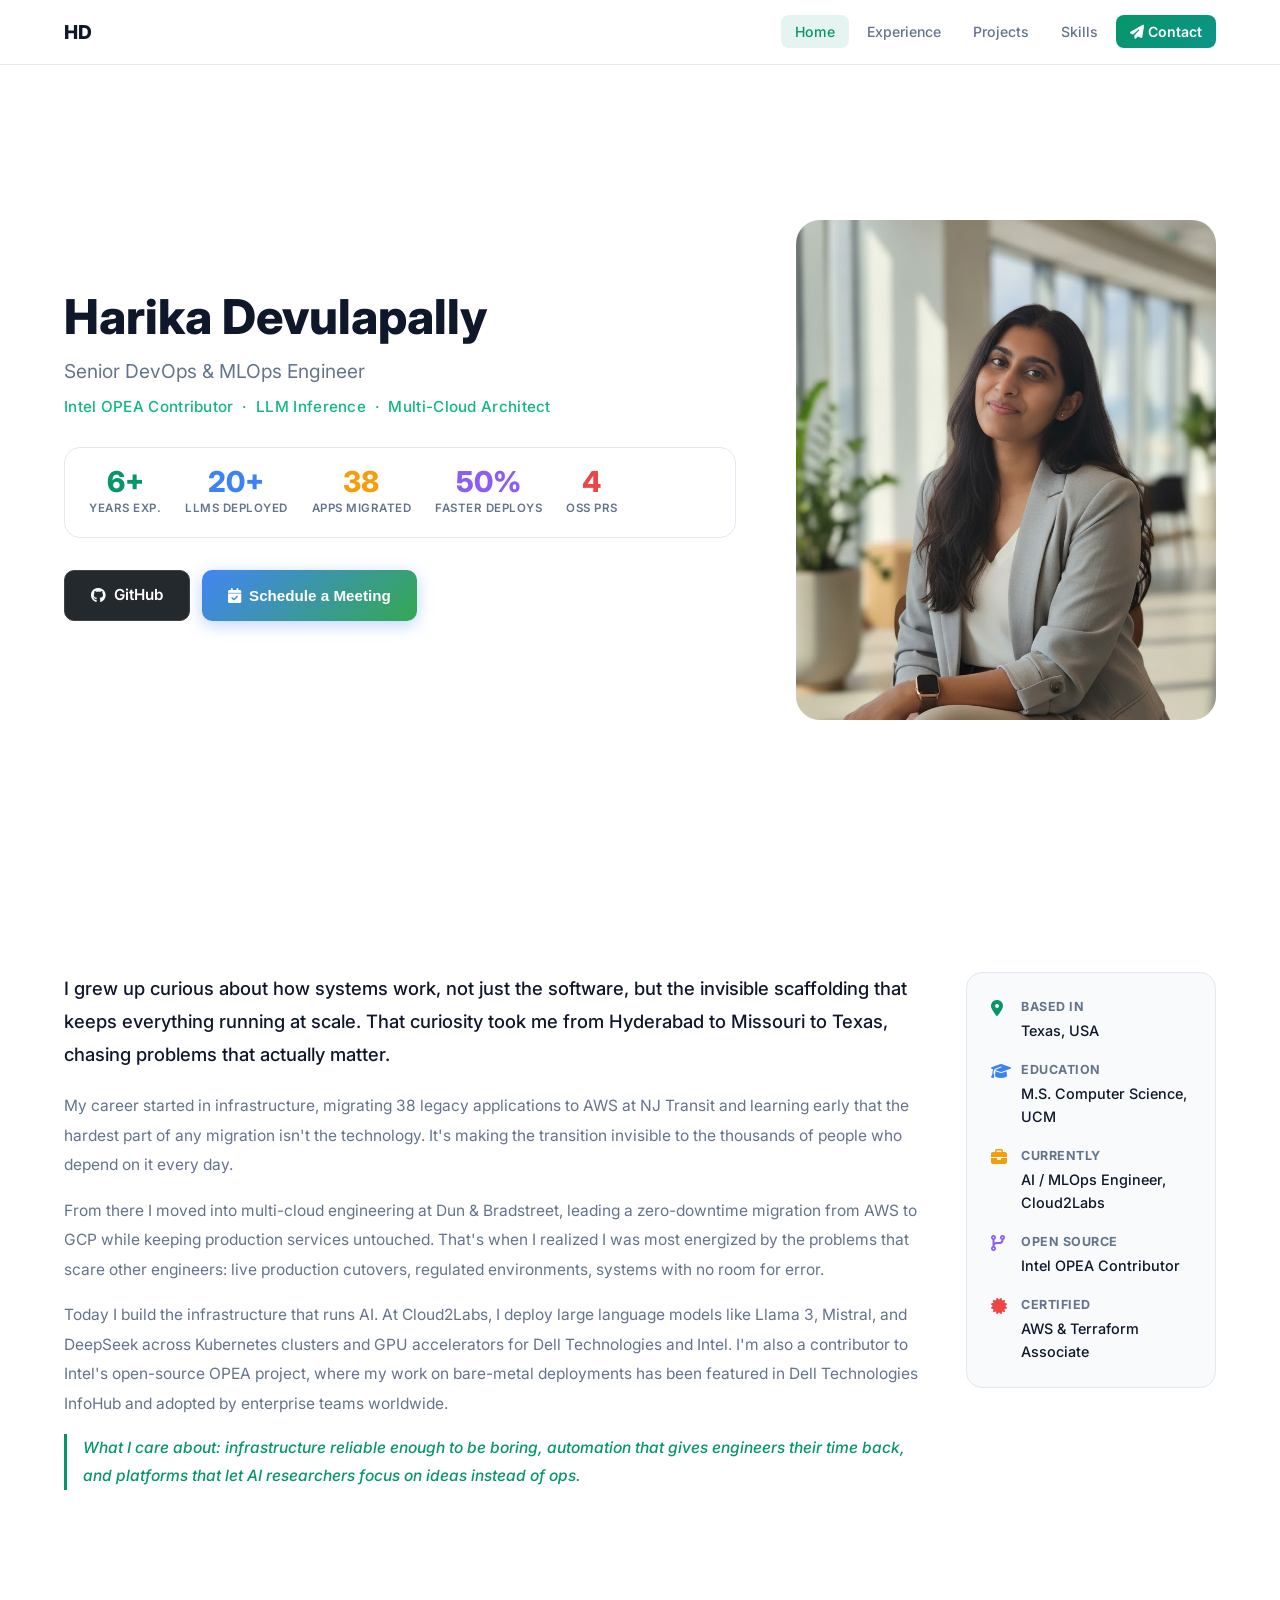
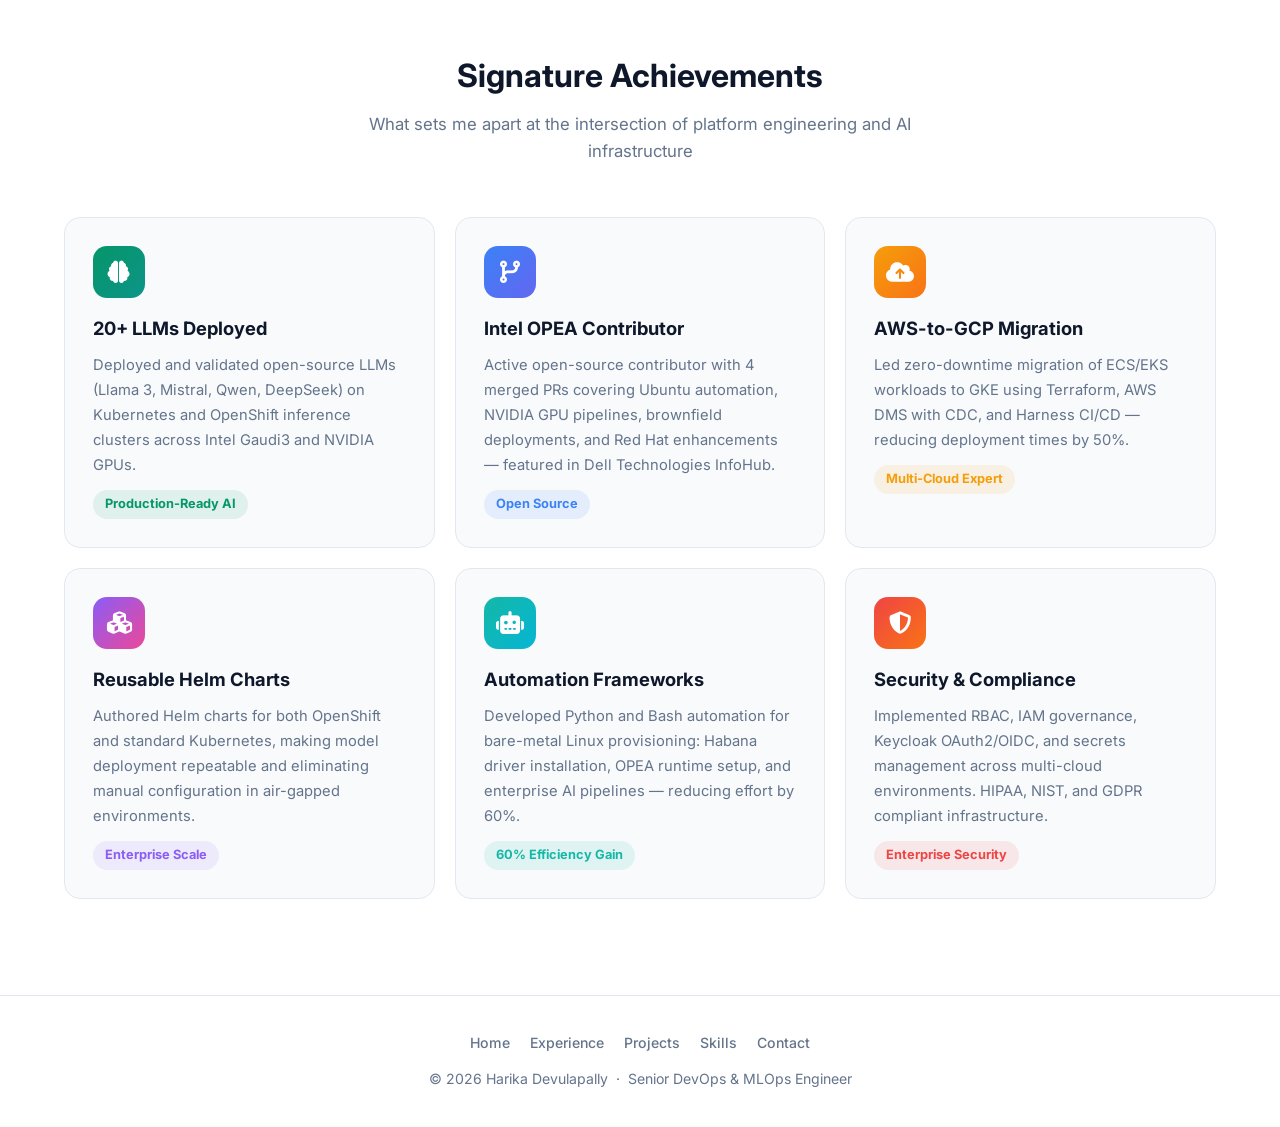
<file: index.html>
﻿<!DOCTYPE html>
<html lang="en">
<head>
    <meta charset="UTF-8">
    <meta name="viewport" content="width=device-width, initial-scale=1.0">
    <title>Home &mdash; Harika Devulapally</title>
    <link href="https://fonts.googleapis.com/css2?family=Inter:wght@300;400;500;600;700;800&display=swap" rel="stylesheet">
    <link rel="stylesheet" href="https://cdnjs.cloudflare.com/ajax/libs/font-awesome/6.4.0/css/all.min.css">
    <link rel="stylesheet" href="style.css">
</head>
<body>
    <div class="bg-animation"></div>
    <div class="blob blob-1"></div>
    <div class="blob blob-2"></div>
    <div class="blob blob-3"></div>
    <nav>
        <div class="nav-inner">
            <a href="index.html" class="nav-logo">HD</a>
            <button class="nav-toggle" onclick="toggleNav()" aria-label="Menu">
                <i class="fas fa-bars"></i>
            </button>
            <ul class="nav-links" id="navLinks">
                <li><a href="index.html" class="active">Home</a></li>
                <li><a href="experience.html" >Experience</a></li>
                <li><a href="projects.html" >Projects</a></li>
                <li><a href="skills.html" >Skills</a></li>
                <li><a href="contact.html" class="nav-cta"><i class="fas fa-paper-plane"></i> Contact</a></li>
            </ul>
        </div>
    </nav>
    <!-- Hero -->
    <section class="hero" id="home">
        <div class="hero-text">
            <h1>Harika Devulapally</h1>
            <p class="subtitle">Senior DevOps &amp; MLOps Engineer</p>
            <p class="tagline">Intel OPEA Contributor &nbsp;&middot;&nbsp; LLM Inference &nbsp;&middot;&nbsp; Multi-Cloud Architect</p>

            <div class="stats-row">
                <div class="stat-item"><div class="stat-number" data-target="6" data-suffix="+">6+</div><div class="stat-label">Years Exp.</div></div>
                <div class="stat-item"><div class="stat-number" data-target="20" data-suffix="+">20+</div><div class="stat-label">LLMs Deployed</div></div>
                <div class="stat-item"><div class="stat-number" data-target="38" data-suffix="">38</div><div class="stat-label">Apps Migrated</div></div>
                <div class="stat-item"><div class="stat-number" data-target="50" data-suffix="%">50%</div><div class="stat-label">Faster Deploys</div></div>
                <div class="stat-item"><div class="stat-number" data-target="4" data-suffix="">4</div><div class="stat-label">OSS PRs</div></div>
            </div>

            <div class="cta-group">
                <a href="https://github.com/Dev-Harika" target="_blank" class="btn btn-github"><i class="fab fa-github"></i> GitHub</a>
                <button class="btn btn-schedule" onclick="openScheduleModal()"><i class="fas fa-calendar-check"></i> Schedule a Meeting</button>
            </div>

        </div>

        <div class="hero-photo-col">
            <div class="hero-photo-wrapper">
                <div class="hero-photo-bg"></div>
                <img src="photo.jpg" alt="Harika Devulapally">
            </div>
        </div>
    </section>

    <!-- About -->
    <section id="about">
        <div class="container">
            <div class="about-story">
                <div class="about-story-text">
                    <p class="about-opener">I grew up curious about how systems work, not just the software, but the invisible scaffolding that keeps everything running at scale. That curiosity took me from Hyderabad to Missouri to Texas, chasing problems that actually matter.</p>
                    <p>My career started in infrastructure, migrating 38 legacy applications to AWS at NJ Transit and learning early that the hardest part of any migration isn't the technology. It's making the transition invisible to the thousands of people who depend on it every day.</p>
                    <p>From there I moved into multi-cloud engineering at Dun &amp; Bradstreet, leading a zero-downtime migration from AWS to GCP while keeping production services untouched. That's when I realized I was most energized by the problems that scare other engineers: live production cutovers, regulated environments, systems with no room for error.</p>
                    <p>Today I build the infrastructure that runs AI. At Cloud2Labs, I deploy large language models like Llama 3, Mistral, and DeepSeek across Kubernetes clusters and GPU accelerators for Dell Technologies and Intel. I'm also a contributor to Intel's open-source OPEA project, where my work on bare-metal deployments has been featured in Dell Technologies InfoHub and adopted by enterprise teams worldwide.</p>
                    <p class="about-close">What I care about: infrastructure reliable enough to be boring, automation that gives engineers their time back, and platforms that let AI researchers focus on ideas instead of ops.</p>
                </div>
                <div class="about-story-sidebar">
                    <div class="sidebar-card">
                        <div class="sidebar-item">
                            <i class="fas fa-map-marker-alt"></i>
                            <div><strong>Based in</strong><span>Texas, USA</span></div>
                        </div>
                        <div class="sidebar-item">
                            <i class="fas fa-graduation-cap"></i>
                            <div><strong>Education</strong><span>M.S. Computer Science, UCM</span></div>
                        </div>
                        <div class="sidebar-item">
                            <i class="fas fa-briefcase"></i>
                            <div><strong>Currently</strong><span>AI / MLOps Engineer, Cloud2Labs</span></div>
                        </div>
                        <div class="sidebar-item">
                            <i class="fas fa-code-branch"></i>
                            <div><strong>Open Source</strong><span>Intel OPEA Contributor</span></div>
                        </div>
                        <div class="sidebar-item">
                            <i class="fas fa-certificate"></i>
                            <div><strong>Certified</strong><span>AWS &amp; Terraform Associate</span></div>
                        </div>
                    </div>
                </div>
            </div>
        </div>
    </section>

    <!-- Achievements -->
    <section id="achievements">
        <div class="container">
            <div class="section-header">
                <h2>Signature Achievements</h2>
                <p>What sets me apart at the intersection of platform engineering and AI infrastructure</p>
            </div>
            <div class="highlights-grid">
                <div class="highlight-card"><div class="highlight-icon"><i class="fas fa-brain"></i></div><h3>20+ LLMs Deployed</h3><p>Deployed and validated open-source LLMs (Llama 3, Mistral, Qwen, DeepSeek) on Kubernetes and OpenShift inference clusters across Intel Gaudi3 and NVIDIA GPUs.</p><span class="highlight-metric">Production-Ready AI</span></div>
                <div class="highlight-card"><div class="highlight-icon"><i class="fas fa-code-branch"></i></div><h3>Intel OPEA Contributor</h3><p>Active open-source contributor with 4 merged PRs covering Ubuntu automation, NVIDIA GPU pipelines, brownfield deployments, and Red Hat enhancements &mdash; featured in Dell Technologies InfoHub.</p><span class="highlight-metric">Open Source</span></div>
                <div class="highlight-card"><div class="highlight-icon"><i class="fas fa-cloud-upload-alt"></i></div><h3>AWS-to-GCP Migration</h3><p>Led zero-downtime migration of ECS/EKS workloads to GKE using Terraform, AWS DMS with CDC, and Harness CI/CD &mdash; reducing deployment times by 50%.</p><span class="highlight-metric">Multi-Cloud Expert</span></div>
                <div class="highlight-card"><div class="highlight-icon"><i class="fas fa-cubes"></i></div><h3>Reusable Helm Charts</h3><p>Authored Helm charts for both OpenShift and standard Kubernetes, making model deployment repeatable and eliminating manual configuration in air-gapped environments.</p><span class="highlight-metric">Enterprise Scale</span></div>
                <div class="highlight-card"><div class="highlight-icon"><i class="fas fa-robot"></i></div><h3>Automation Frameworks</h3><p>Developed Python and Bash automation for bare-metal Linux provisioning: Habana driver installation, OPEA runtime setup, and enterprise AI pipelines &mdash; reducing effort by 60%.</p><span class="highlight-metric">60% Efficiency Gain</span></div>
                <div class="highlight-card"><div class="highlight-icon"><i class="fas fa-shield-alt"></i></div><h3>Security &amp; Compliance</h3><p>Implemented RBAC, IAM governance, Keycloak OAuth2/OIDC, and secrets management across multi-cloud environments. HIPAA, NIST, and GDPR compliant infrastructure.</p><span class="highlight-metric">Enterprise Security</span></div>
            </div>
        </div>
    </section>

    <footer>
        <div class="container">
            <div class="footer-links">
                <a href="index.html">Home</a>
                <a href="experience.html">Experience</a>
                <a href="projects.html">Projects</a>
                <a href="skills.html">Skills</a>
                <a href="contact.html">Contact</a>
            </div>
            <p>&copy; 2026 Harika Devulapally &nbsp;&middot;&nbsp; Senior DevOps &amp; MLOps Engineer</p>
        </div>
    </footer>

    <button class="scroll-top" id="scrollTop" onclick="window.scrollTo({top:0,behavior:'smooth'})" aria-label="Back to top">
        <i class="fas fa-arrow-up"></i>
    </button>

    <div class="modal-overlay" id="scheduleModal">
        <div class="modal">
            <button class="modal-close" onclick="closeScheduleModal()"><i class="fas fa-times"></i></button>
            <h3><i class="fas fa-calendar-alt" style="color:var(--accent)"></i> Schedule a Meeting</h3>
            <p>Choose your preferred way to connect.</p>
            <div class="schedule-options">
                <a href="mailto:harikadevulapally2@gmail.com?subject=Meeting Request&body=Hi Harika," class="schedule-option">
                    <i class="fas fa-envelope"></i>
                    <div><strong>Email Me</strong><span>Send a meeting request via email</span></div>
                </a>
                <a href="https://www.linkedin.com/in/harikadevulapally/" target="_blank" class="schedule-option">
                    <i class="fab fa-linkedin"></i>
                    <div><strong>LinkedIn Message</strong><span>Connect on LinkedIn</span></div>
                </a>
                <a href="tel:913-742-3030" class="schedule-option">
                    <i class="fas fa-phone"></i>
                    <div><strong>Call Me</strong><span>Mon&ndash;Fri, 9 AM &ndash; 6 PM CST</span></div>
                </a>
            </div>
        </div>
    </div>

    <script>
        function openScheduleModal() {
            document.getElementById('scheduleModal').classList.add('active');
            document.body.style.overflow = 'hidden';
        }
        function closeScheduleModal() {
            document.getElementById('scheduleModal').classList.remove('active');
            document.body.style.overflow = 'auto';
        }
        document.getElementById('scheduleModal').addEventListener('click', function(e) {
            if (e.target === this) closeScheduleModal();
        });
        document.addEventListener('keydown', e => { if (e.key === 'Escape') closeScheduleModal(); });

        function toggleNav() {
            document.getElementById('navLinks').classList.toggle('open');
        }
        document.querySelectorAll('#navLinks a').forEach(a => {
            a.addEventListener('click', () => document.getElementById('navLinks').classList.remove('open'));
        });

        const scrollTopBtn = document.getElementById('scrollTop');
        window.addEventListener('scroll', () => {
            scrollTopBtn.classList.toggle('visible', window.scrollY > 400);
        });

        // Scroll reveal
        document.querySelectorAll(
            '.highlight-card,.tech-category,.timeline-item,.project-card,' +
            '.cert-card,.edu-card,.about-bio-col,.about-avatar-col,' +
            '.opensource-card,.section-header,.contact-section,.quick-fact'
        ).forEach((el, i) => {
            el.classList.add('reveal');
            const siblings = [...el.parentElement.children].filter(s => s.classList[0] === el.classList[0]);
            el.style.transitionDelay = (siblings.indexOf(el) * 0.09) + 's';
        });
        const ro = new IntersectionObserver((entries) => {
            entries.forEach(e => { if (e.isIntersecting) { e.target.classList.add('revealed'); ro.unobserve(e.target); } });
        }, { threshold: 0.1, rootMargin: '0px 0px -40px 0px' });
        document.querySelectorAll('.reveal').forEach(el => ro.observe(el));

        // Stat counters
        function animateCounter(el) {
            const target = parseInt(el.dataset.target);
            const suffix = (el.dataset.suffix || '').trim();
            let start = null;
            function step(ts) {
                if (!start) start = ts;
                const p = Math.min((ts - start) / 1400, 1);
                const ease = 1 - Math.pow(1 - p, 3);
                el.textContent = Math.floor(ease * target) + suffix;
                if (p < 1) requestAnimationFrame(step);
                else el.textContent = target + suffix;
            }
            requestAnimationFrame(step);
        }
        const co = new IntersectionObserver((entries) => {
            entries.forEach(e => { if (e.isIntersecting && e.target.dataset.target) { animateCounter(e.target); co.unobserve(e.target); } });
        }, { threshold: 0.5 });
        document.querySelectorAll('.stat-number[data-target]').forEach(el => co.observe(el));
    </script>
</body>
</html>
</file>
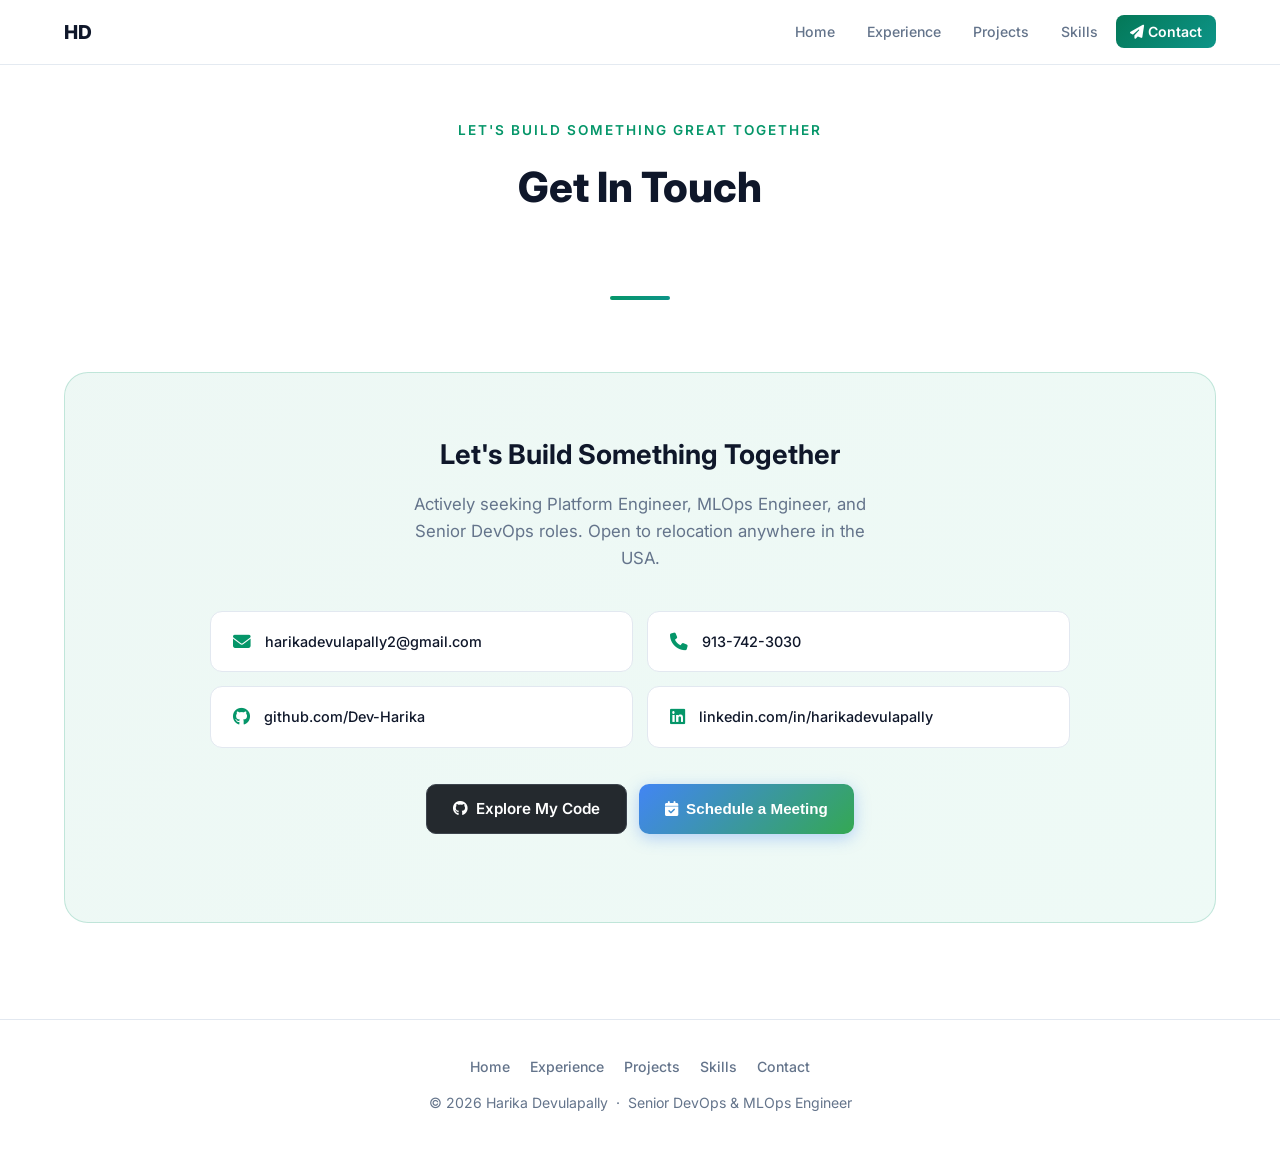
<file: contact.html>
﻿<!DOCTYPE html>
<html lang="en">
<head>
    <meta charset="UTF-8">
    <meta name="viewport" content="width=device-width, initial-scale=1.0">
    <title>Contact &mdash; Harika Devulapally</title>
    <link href="https://fonts.googleapis.com/css2?family=Inter:wght@300;400;500;600;700;800&display=swap" rel="stylesheet">
    <link rel="stylesheet" href="https://cdnjs.cloudflare.com/ajax/libs/font-awesome/6.4.0/css/all.min.css">
    <link rel="stylesheet" href="style.css">
</head>
<body>
    <div class="bg-animation"></div>
    <div class="blob blob-1"></div>
    <div class="blob blob-2"></div>
    <div class="blob blob-3"></div>
    <nav>
        <div class="nav-inner">
            <a href="index.html" class="nav-logo">HD</a>
            <button class="nav-toggle" onclick="toggleNav()" aria-label="Menu">
                <i class="fas fa-bars"></i>
            </button>
            <ul class="nav-links" id="navLinks">
                <li><a href="index.html" >Home</a></li>
                <li><a href="experience.html" >Experience</a></li>
                <li><a href="projects.html" >Projects</a></li>
                <li><a href="skills.html" >Skills</a></li>
                <li><a href="contact.html" class="nav-cta active"><i class="fas fa-paper-plane"></i> Contact</a></li>
            </ul>
        </div>
    </nav>
    <div class="page-hero">
        <div class="container">
            <p class="page-hero-sub">Let's build something great together</p>
            <h1>Get In Touch</h1>
        </div>
    </div>
        <div class="page-hero-divider"></div>
    </div>

    <section>
        <div class="container">
            <div class="contact-section">
                <h2>Let's Build Something Together</h2>
                <p>Actively seeking Platform Engineer, MLOps Engineer, and Senior DevOps roles. Open to relocation anywhere in the USA.</p>
                <div class="contact-grid">
                    <a href="mailto:harikadevulapally2@gmail.com" class="contact-item"><i class="fas fa-envelope"></i><span>harikadevulapally2@gmail.com</span></a>
                    <a href="tel:913-742-3030" class="contact-item"><i class="fas fa-phone"></i><span>913-742-3030</span></a>
                    <a href="https://github.com/Dev-Harika" target="_blank" class="contact-item"><i class="fab fa-github"></i><span>github.com/Dev-Harika</span></a>
                    <a href="https://www.linkedin.com/in/harikadevulapally/" target="_blank" class="contact-item"><i class="fab fa-linkedin"></i><span>linkedin.com/in/harikadevulapally</span></a>
                </div>
                <div class="cta-group" style="justify-content:center">
                    <a href="https://github.com/Dev-Harika" target="_blank" class="btn btn-github"><i class="fab fa-github"></i> Explore My Code</a>
                    <button class="btn btn-schedule" onclick="openScheduleModal()"><i class="fas fa-calendar-check"></i> Schedule a Meeting</button>
                </div>
            </div>
        </div>
    </section>

    <footer>
        <div class="container">
            <div class="footer-links">
                <a href="index.html">Home</a>
                <a href="experience.html">Experience</a>
                <a href="projects.html">Projects</a>
                <a href="skills.html">Skills</a>
                <a href="contact.html">Contact</a>
            </div>
            <p>&copy; 2026 Harika Devulapally &nbsp;&middot;&nbsp; Senior DevOps &amp; MLOps Engineer</p>
        </div>
    </footer>

    <button class="scroll-top" id="scrollTop" onclick="window.scrollTo({top:0,behavior:'smooth'})" aria-label="Back to top">
        <i class="fas fa-arrow-up"></i>
    </button>

    <div class="modal-overlay" id="scheduleModal">
        <div class="modal">
            <button class="modal-close" onclick="closeScheduleModal()"><i class="fas fa-times"></i></button>
            <h3><i class="fas fa-calendar-alt" style="color:var(--accent)"></i> Schedule a Meeting</h3>
            <p>Choose your preferred way to connect.</p>
            <div class="schedule-options">
                <a href="mailto:harikadevulapally2@gmail.com?subject=Meeting Request&body=Hi Harika," class="schedule-option">
                    <i class="fas fa-envelope"></i>
                    <div><strong>Email Me</strong><span>Send a meeting request via email</span></div>
                </a>
                <a href="https://www.linkedin.com/in/harikadevulapally/" target="_blank" class="schedule-option">
                    <i class="fab fa-linkedin"></i>
                    <div><strong>LinkedIn Message</strong><span>Connect on LinkedIn</span></div>
                </a>
                <a href="tel:913-742-3030" class="schedule-option">
                    <i class="fas fa-phone"></i>
                    <div><strong>Call Me</strong><span>Mon&ndash;Fri, 9 AM &ndash; 6 PM CST</span></div>
                </a>
            </div>
        </div>
    </div>

    <script>
        function openScheduleModal() {
            document.getElementById('scheduleModal').classList.add('active');
            document.body.style.overflow = 'hidden';
        }
        function closeScheduleModal() {
            document.getElementById('scheduleModal').classList.remove('active');
            document.body.style.overflow = 'auto';
        }
        document.getElementById('scheduleModal').addEventListener('click', function(e) {
            if (e.target === this) closeScheduleModal();
        });
        document.addEventListener('keydown', e => { if (e.key === 'Escape') closeScheduleModal(); });

        function toggleNav() {
            document.getElementById('navLinks').classList.toggle('open');
        }
        document.querySelectorAll('#navLinks a').forEach(a => {
            a.addEventListener('click', () => document.getElementById('navLinks').classList.remove('open'));
        });

        const scrollTopBtn = document.getElementById('scrollTop');
        window.addEventListener('scroll', () => {
            scrollTopBtn.classList.toggle('visible', window.scrollY > 400);
        });

        // Scroll reveal
        document.querySelectorAll(
            '.highlight-card,.tech-category,.timeline-item,.project-card,' +
            '.cert-card,.edu-card,.about-bio-col,.about-avatar-col,' +
            '.opensource-card,.section-header,.contact-section,.quick-fact'
        ).forEach((el, i) => {
            el.classList.add('reveal');
            const siblings = [...el.parentElement.children].filter(s => s.classList[0] === el.classList[0]);
            el.style.transitionDelay = (siblings.indexOf(el) * 0.09) + 's';
        });
        const ro = new IntersectionObserver((entries) => {
            entries.forEach(e => { if (e.isIntersecting) { e.target.classList.add('revealed'); ro.unobserve(e.target); } });
        }, { threshold: 0.1, rootMargin: '0px 0px -40px 0px' });
        document.querySelectorAll('.reveal').forEach(el => ro.observe(el));

        // Stat counters
        function animateCounter(el) {
            const target = parseInt(el.dataset.target);
            const suffix = (el.dataset.suffix || '').trim();
            let start = null;
            function step(ts) {
                if (!start) start = ts;
                const p = Math.min((ts - start) / 1400, 1);
                const ease = 1 - Math.pow(1 - p, 3);
                el.textContent = Math.floor(ease * target) + suffix;
                if (p < 1) requestAnimationFrame(step);
                else el.textContent = target + suffix;
            }
            requestAnimationFrame(step);
        }
        const co = new IntersectionObserver((entries) => {
            entries.forEach(e => { if (e.isIntersecting && e.target.dataset.target) { animateCounter(e.target); co.unobserve(e.target); } });
        }, { threshold: 0.5 });
        document.querySelectorAll('.stat-number[data-target]').forEach(el => co.observe(el));
    </script>
</body>
</html>
</file>
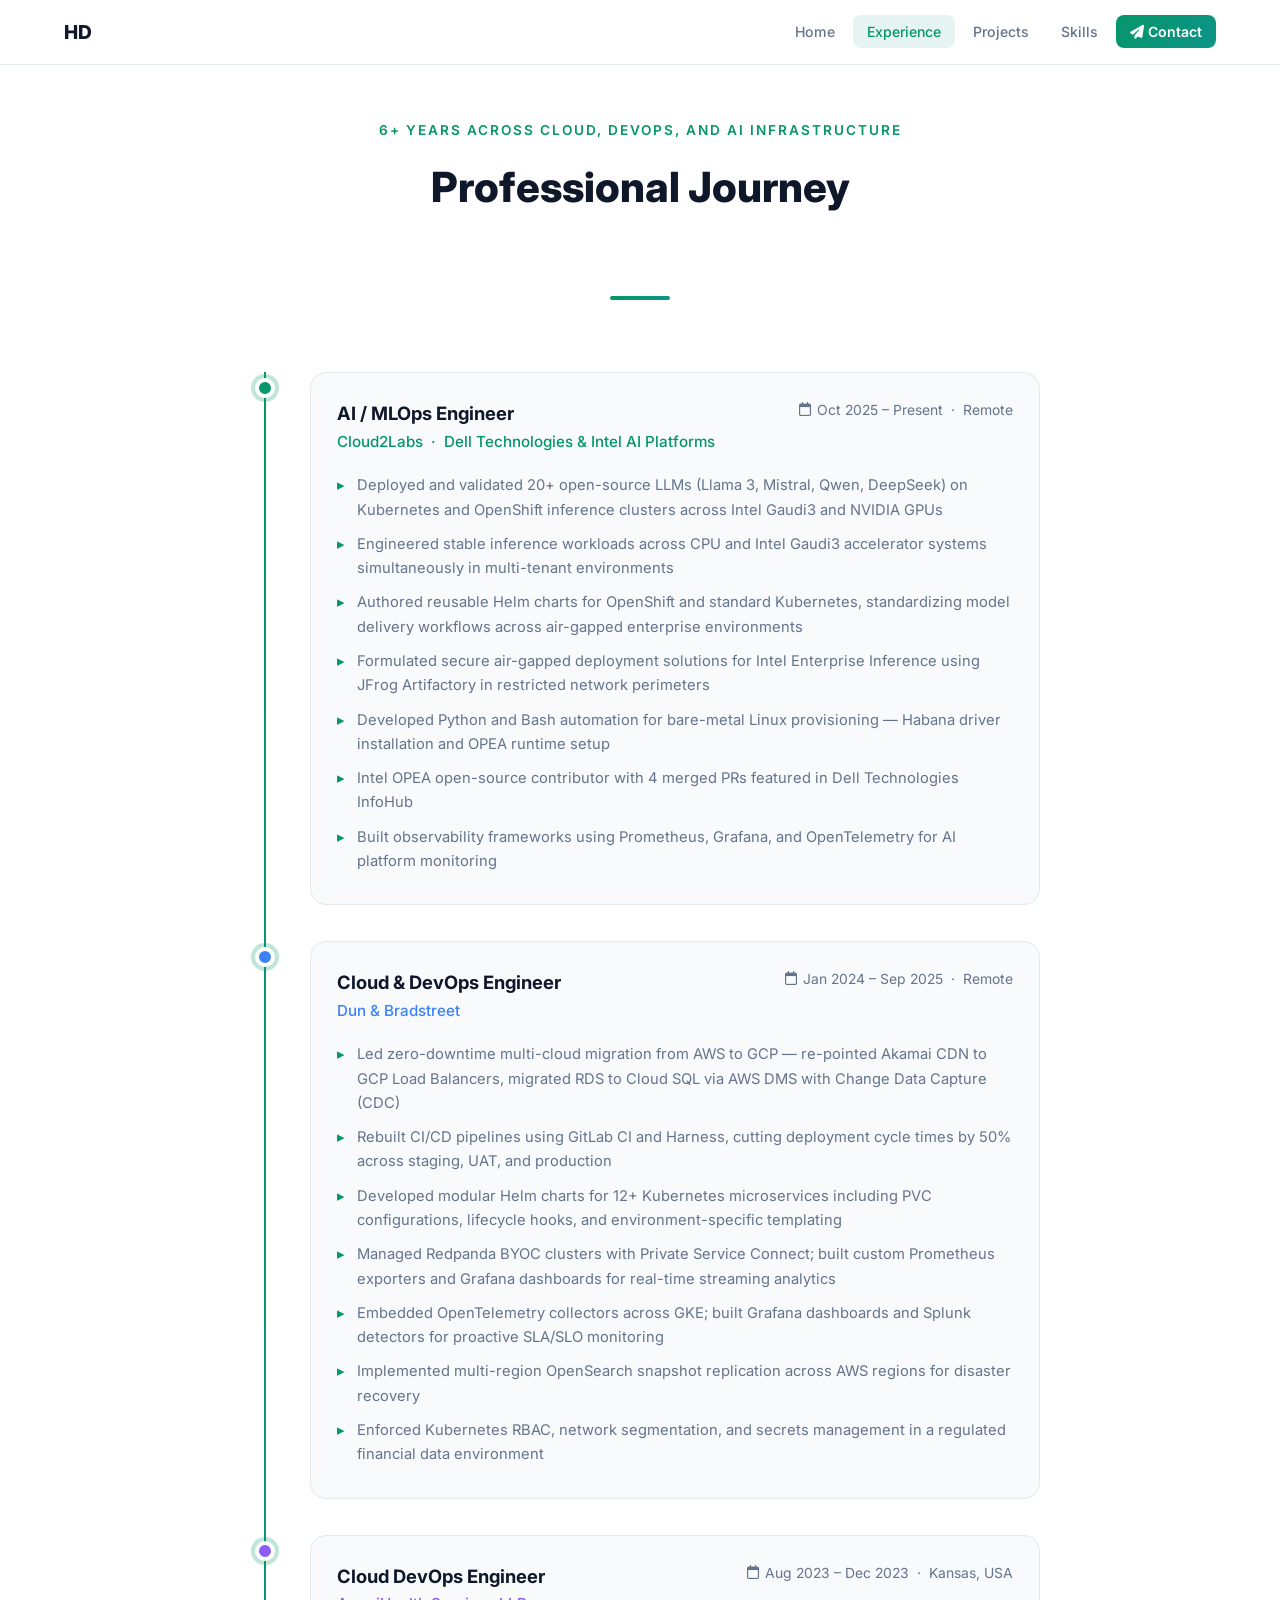
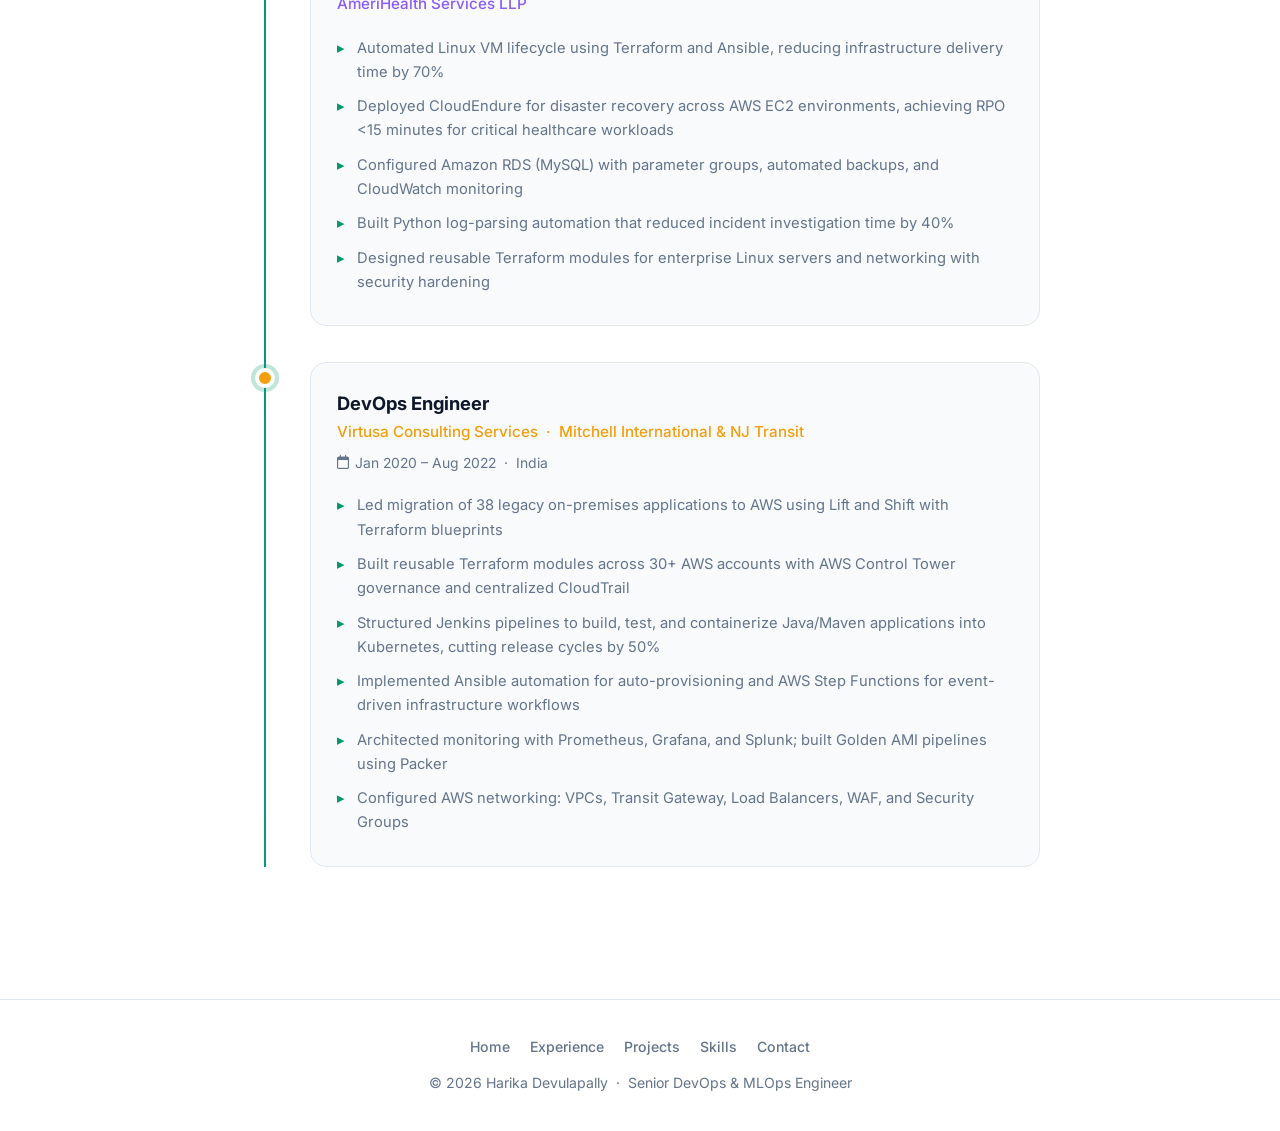
<file: experience.html>
﻿<!DOCTYPE html>
<html lang="en">
<head>
    <meta charset="UTF-8">
    <meta name="viewport" content="width=device-width, initial-scale=1.0">
    <title>Experience &mdash; Harika Devulapally</title>
    <link href="https://fonts.googleapis.com/css2?family=Inter:wght@300;400;500;600;700;800&display=swap" rel="stylesheet">
    <link rel="stylesheet" href="https://cdnjs.cloudflare.com/ajax/libs/font-awesome/6.4.0/css/all.min.css">
    <link rel="stylesheet" href="style.css">
</head>
<body>
    <div class="bg-animation"></div>
    <div class="blob blob-1"></div>
    <div class="blob blob-2"></div>
    <div class="blob blob-3"></div>
    <nav>
        <div class="nav-inner">
            <a href="index.html" class="nav-logo">HD</a>
            <button class="nav-toggle" onclick="toggleNav()" aria-label="Menu">
                <i class="fas fa-bars"></i>
            </button>
            <ul class="nav-links" id="navLinks">
                <li><a href="index.html" >Home</a></li>
                <li><a href="experience.html" class="active">Experience</a></li>
                <li><a href="projects.html" >Projects</a></li>
                <li><a href="skills.html" >Skills</a></li>
                <li><a href="contact.html" class="nav-cta"><i class="fas fa-paper-plane"></i> Contact</a></li>
            </ul>
        </div>
    </nav>
    <div class="page-hero">
        <div class="container">
            <p class="page-hero-sub">6+ years across cloud, DevOps, and AI infrastructure</p>
            <h1>Professional Journey</h1>
        </div>
    </div>
        <div class="page-hero-divider"></div>
    </div>

    <section>
        <div class="container">
            <div class="timeline">
                <div class="timeline-item"><div class="timeline-dot"></div><div class="timeline-content"><div class="timeline-header"><div><h3>AI / MLOps Engineer</h3><span class="company">Cloud2Labs &nbsp;&middot;&nbsp; Dell Technologies &amp; Intel AI Platforms</span></div><span class="timeline-date"><i class="far fa-calendar"></i> Oct 2025 &ndash; Present &nbsp;&middot;&nbsp; Remote</span></div><ul><li>Deployed and validated 20+ open-source LLMs (Llama 3, Mistral, Qwen, DeepSeek) on Kubernetes and OpenShift inference clusters across Intel Gaudi3 and NVIDIA GPUs</li><li>Engineered stable inference workloads across CPU and Intel Gaudi3 accelerator systems simultaneously in multi-tenant environments</li><li>Authored reusable Helm charts for OpenShift and standard Kubernetes, standardizing model delivery workflows across air-gapped enterprise environments</li><li>Formulated secure air-gapped deployment solutions for Intel Enterprise Inference using JFrog Artifactory in restricted network perimeters</li><li>Developed Python and Bash automation for bare-metal Linux provisioning &mdash; Habana driver installation and OPEA runtime setup</li><li>Intel OPEA open-source contributor with 4 merged PRs featured in Dell Technologies InfoHub</li><li>Built observability frameworks using Prometheus, Grafana, and OpenTelemetry for AI platform monitoring</li></ul></div></div>
                <div class="timeline-item"><div class="timeline-dot"></div><div class="timeline-content"><div class="timeline-header"><div><h3>Cloud &amp; DevOps Engineer</h3><span class="company">Dun &amp; Bradstreet</span></div><span class="timeline-date"><i class="far fa-calendar"></i> Jan 2024 &ndash; Sep 2025 &nbsp;&middot;&nbsp; Remote</span></div><ul><li>Led zero-downtime multi-cloud migration from AWS to GCP &mdash; re-pointed Akamai CDN to GCP Load Balancers, migrated RDS to Cloud SQL via AWS DMS with Change Data Capture (CDC)</li><li>Rebuilt CI/CD pipelines using GitLab CI and Harness, cutting deployment cycle times by 50% across staging, UAT, and production</li><li>Developed modular Helm charts for 12+ Kubernetes microservices including PVC configurations, lifecycle hooks, and environment-specific templating</li><li>Managed Redpanda BYOC clusters with Private Service Connect; built custom Prometheus exporters and Grafana dashboards for real-time streaming analytics</li><li>Embedded OpenTelemetry collectors across GKE; built Grafana dashboards and Splunk detectors for proactive SLA/SLO monitoring</li><li>Implemented multi-region OpenSearch snapshot replication across AWS regions for disaster recovery</li><li>Enforced Kubernetes RBAC, network segmentation, and secrets management in a regulated financial data environment</li></ul></div></div>
                <div class="timeline-item"><div class="timeline-dot"></div><div class="timeline-content"><div class="timeline-header"><div><h3>Cloud DevOps Engineer</h3><span class="company">AmeriHealth Services LLP</span></div><span class="timeline-date"><i class="far fa-calendar"></i> Aug 2023 &ndash; Dec 2023 &nbsp;&middot;&nbsp; Kansas, USA</span></div><ul><li>Automated Linux VM lifecycle using Terraform and Ansible, reducing infrastructure delivery time by 70%</li><li>Deployed CloudEndure for disaster recovery across AWS EC2 environments, achieving RPO &lt;15 minutes for critical healthcare workloads</li><li>Configured Amazon RDS (MySQL) with parameter groups, automated backups, and CloudWatch monitoring</li><li>Built Python log-parsing automation that reduced incident investigation time by 40%</li><li>Designed reusable Terraform modules for enterprise Linux servers and networking with security hardening</li></ul></div></div>
                <div class="timeline-item"><div class="timeline-dot"></div><div class="timeline-content"><div class="timeline-header"><div><h3>DevOps Engineer</h3><span class="company">Virtusa Consulting Services &nbsp;&middot;&nbsp; Mitchell International &amp; NJ Transit</span></div><span class="timeline-date"><i class="far fa-calendar"></i> Jan 2020 &ndash; Aug 2022 &nbsp;&middot;&nbsp; India</span></div><ul><li>Led migration of 38 legacy on-premises applications to AWS using Lift and Shift with Terraform blueprints</li><li>Built reusable Terraform modules across 30+ AWS accounts with AWS Control Tower governance and centralized CloudTrail</li><li>Structured Jenkins pipelines to build, test, and containerize Java/Maven applications into Kubernetes, cutting release cycles by 50%</li><li>Implemented Ansible automation for auto-provisioning and AWS Step Functions for event-driven infrastructure workflows</li><li>Architected monitoring with Prometheus, Grafana, and Splunk; built Golden AMI pipelines using Packer</li><li>Configured AWS networking: VPCs, Transit Gateway, Load Balancers, WAF, and Security Groups</li></ul></div></div>
            </div>
        </div>
    </section>

    <footer>
        <div class="container">
            <div class="footer-links">
                <a href="index.html">Home</a>
                <a href="experience.html">Experience</a>
                <a href="projects.html">Projects</a>
                <a href="skills.html">Skills</a>
                <a href="contact.html">Contact</a>
            </div>
            <p>&copy; 2026 Harika Devulapally &nbsp;&middot;&nbsp; Senior DevOps &amp; MLOps Engineer</p>
        </div>
    </footer>

    <button class="scroll-top" id="scrollTop" onclick="window.scrollTo({top:0,behavior:'smooth'})" aria-label="Back to top">
        <i class="fas fa-arrow-up"></i>
    </button>

    <div class="modal-overlay" id="scheduleModal">
        <div class="modal">
            <button class="modal-close" onclick="closeScheduleModal()"><i class="fas fa-times"></i></button>
            <h3><i class="fas fa-calendar-alt" style="color:var(--accent)"></i> Schedule a Meeting</h3>
            <p>Choose your preferred way to connect.</p>
            <div class="schedule-options">
                <a href="mailto:harikadevulapally2@gmail.com?subject=Meeting Request&body=Hi Harika," class="schedule-option">
                    <i class="fas fa-envelope"></i>
                    <div><strong>Email Me</strong><span>Send a meeting request via email</span></div>
                </a>
                <a href="https://www.linkedin.com/in/harikadevulapally/" target="_blank" class="schedule-option">
                    <i class="fab fa-linkedin"></i>
                    <div><strong>LinkedIn Message</strong><span>Connect on LinkedIn</span></div>
                </a>
                <a href="tel:913-742-3030" class="schedule-option">
                    <i class="fas fa-phone"></i>
                    <div><strong>Call Me</strong><span>Mon&ndash;Fri, 9 AM &ndash; 6 PM CST</span></div>
                </a>
            </div>
        </div>
    </div>

    <script>
        function openScheduleModal() {
            document.getElementById('scheduleModal').classList.add('active');
            document.body.style.overflow = 'hidden';
        }
        function closeScheduleModal() {
            document.getElementById('scheduleModal').classList.remove('active');
            document.body.style.overflow = 'auto';
        }
        document.getElementById('scheduleModal').addEventListener('click', function(e) {
            if (e.target === this) closeScheduleModal();
        });
        document.addEventListener('keydown', e => { if (e.key === 'Escape') closeScheduleModal(); });

        function toggleNav() {
            document.getElementById('navLinks').classList.toggle('open');
        }
        document.querySelectorAll('#navLinks a').forEach(a => {
            a.addEventListener('click', () => document.getElementById('navLinks').classList.remove('open'));
        });

        const scrollTopBtn = document.getElementById('scrollTop');
        window.addEventListener('scroll', () => {
            scrollTopBtn.classList.toggle('visible', window.scrollY > 400);
        });

        // Scroll reveal
        document.querySelectorAll(
            '.highlight-card,.tech-category,.timeline-item,.project-card,' +
            '.cert-card,.edu-card,.about-bio-col,.about-avatar-col,' +
            '.opensource-card,.section-header,.contact-section,.quick-fact'
        ).forEach((el, i) => {
            el.classList.add('reveal');
            const siblings = [...el.parentElement.children].filter(s => s.classList[0] === el.classList[0]);
            el.style.transitionDelay = (siblings.indexOf(el) * 0.09) + 's';
        });
        const ro = new IntersectionObserver((entries) => {
            entries.forEach(e => { if (e.isIntersecting) { e.target.classList.add('revealed'); ro.unobserve(e.target); } });
        }, { threshold: 0.1, rootMargin: '0px 0px -40px 0px' });
        document.querySelectorAll('.reveal').forEach(el => ro.observe(el));

        // Stat counters
        function animateCounter(el) {
            const target = parseInt(el.dataset.target);
            const suffix = (el.dataset.suffix || '').trim();
            let start = null;
            function step(ts) {
                if (!start) start = ts;
                const p = Math.min((ts - start) / 1400, 1);
                const ease = 1 - Math.pow(1 - p, 3);
                el.textContent = Math.floor(ease * target) + suffix;
                if (p < 1) requestAnimationFrame(step);
                else el.textContent = target + suffix;
            }
            requestAnimationFrame(step);
        }
        const co = new IntersectionObserver((entries) => {
            entries.forEach(e => { if (e.isIntersecting && e.target.dataset.target) { animateCounter(e.target); co.unobserve(e.target); } });
        }, { threshold: 0.5 });
        document.querySelectorAll('.stat-number[data-target]').forEach(el => co.observe(el));
    </script>
</body>
</html>
</file>
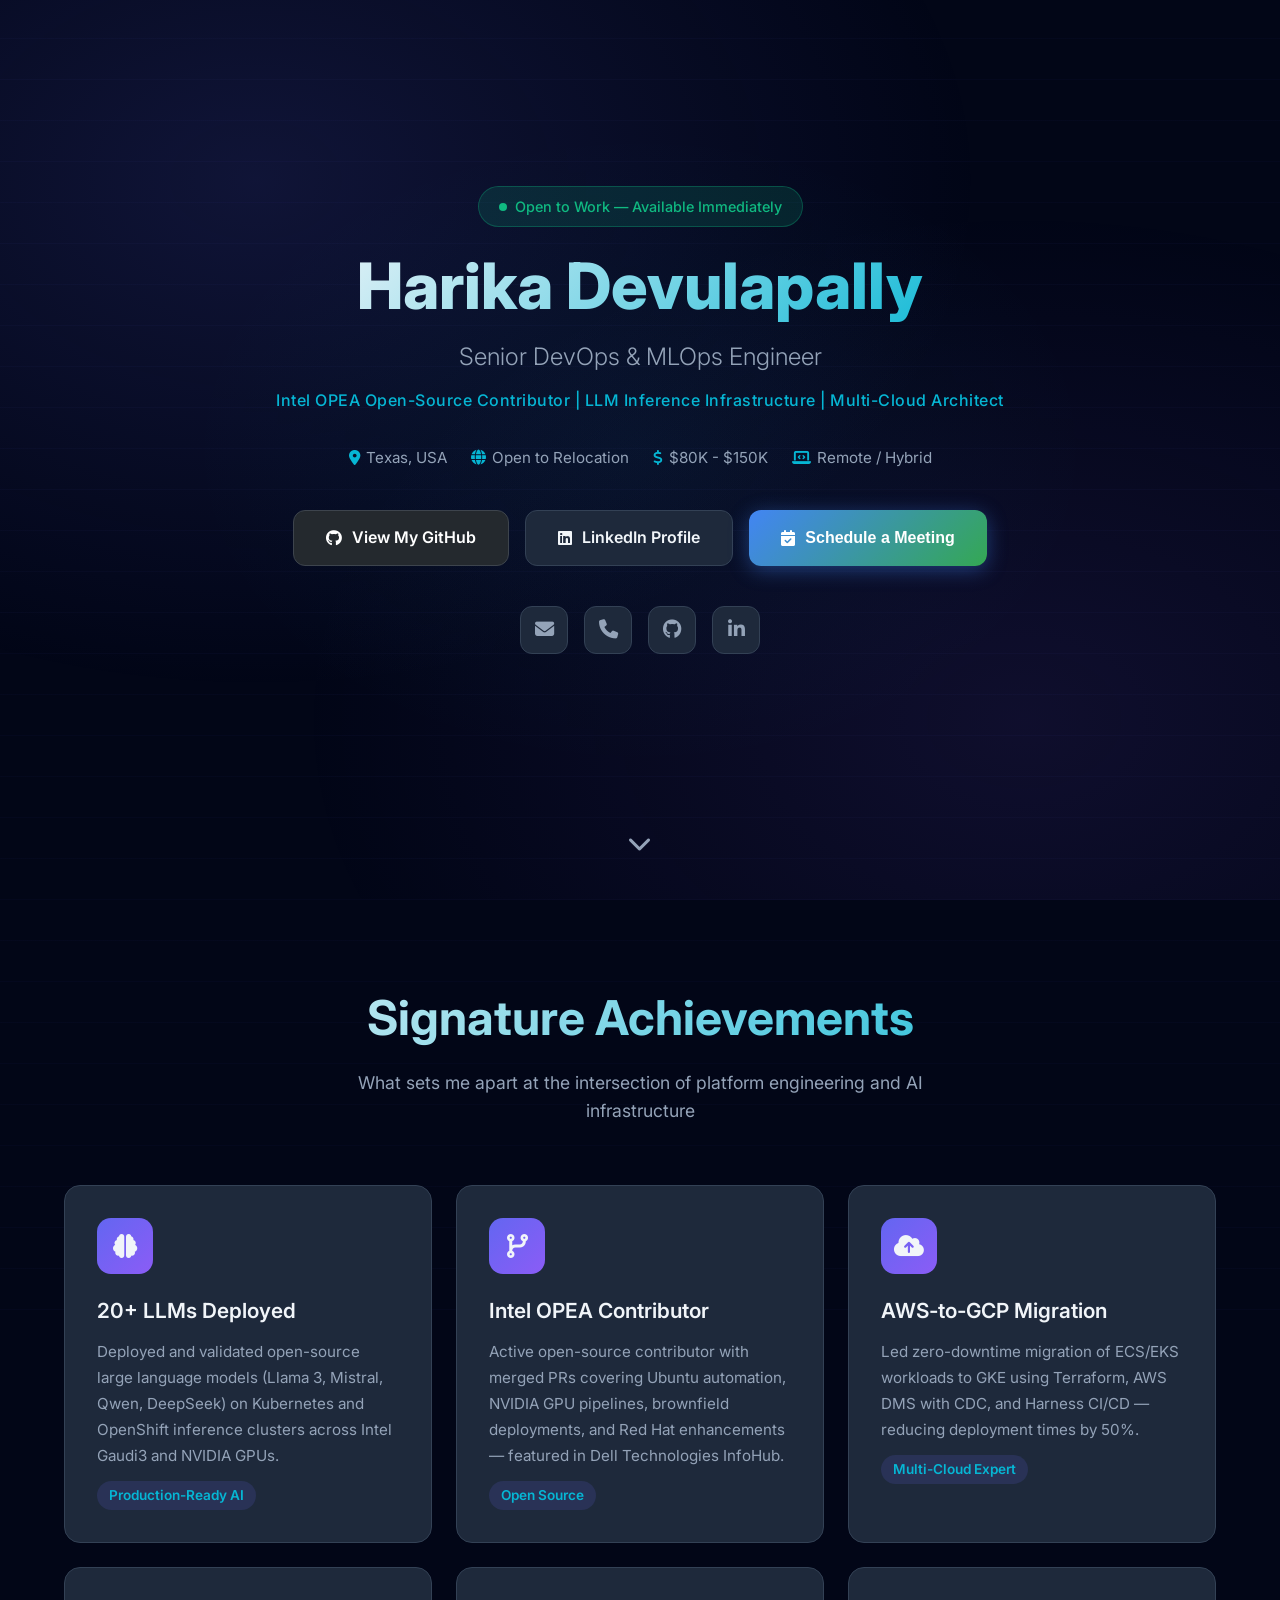
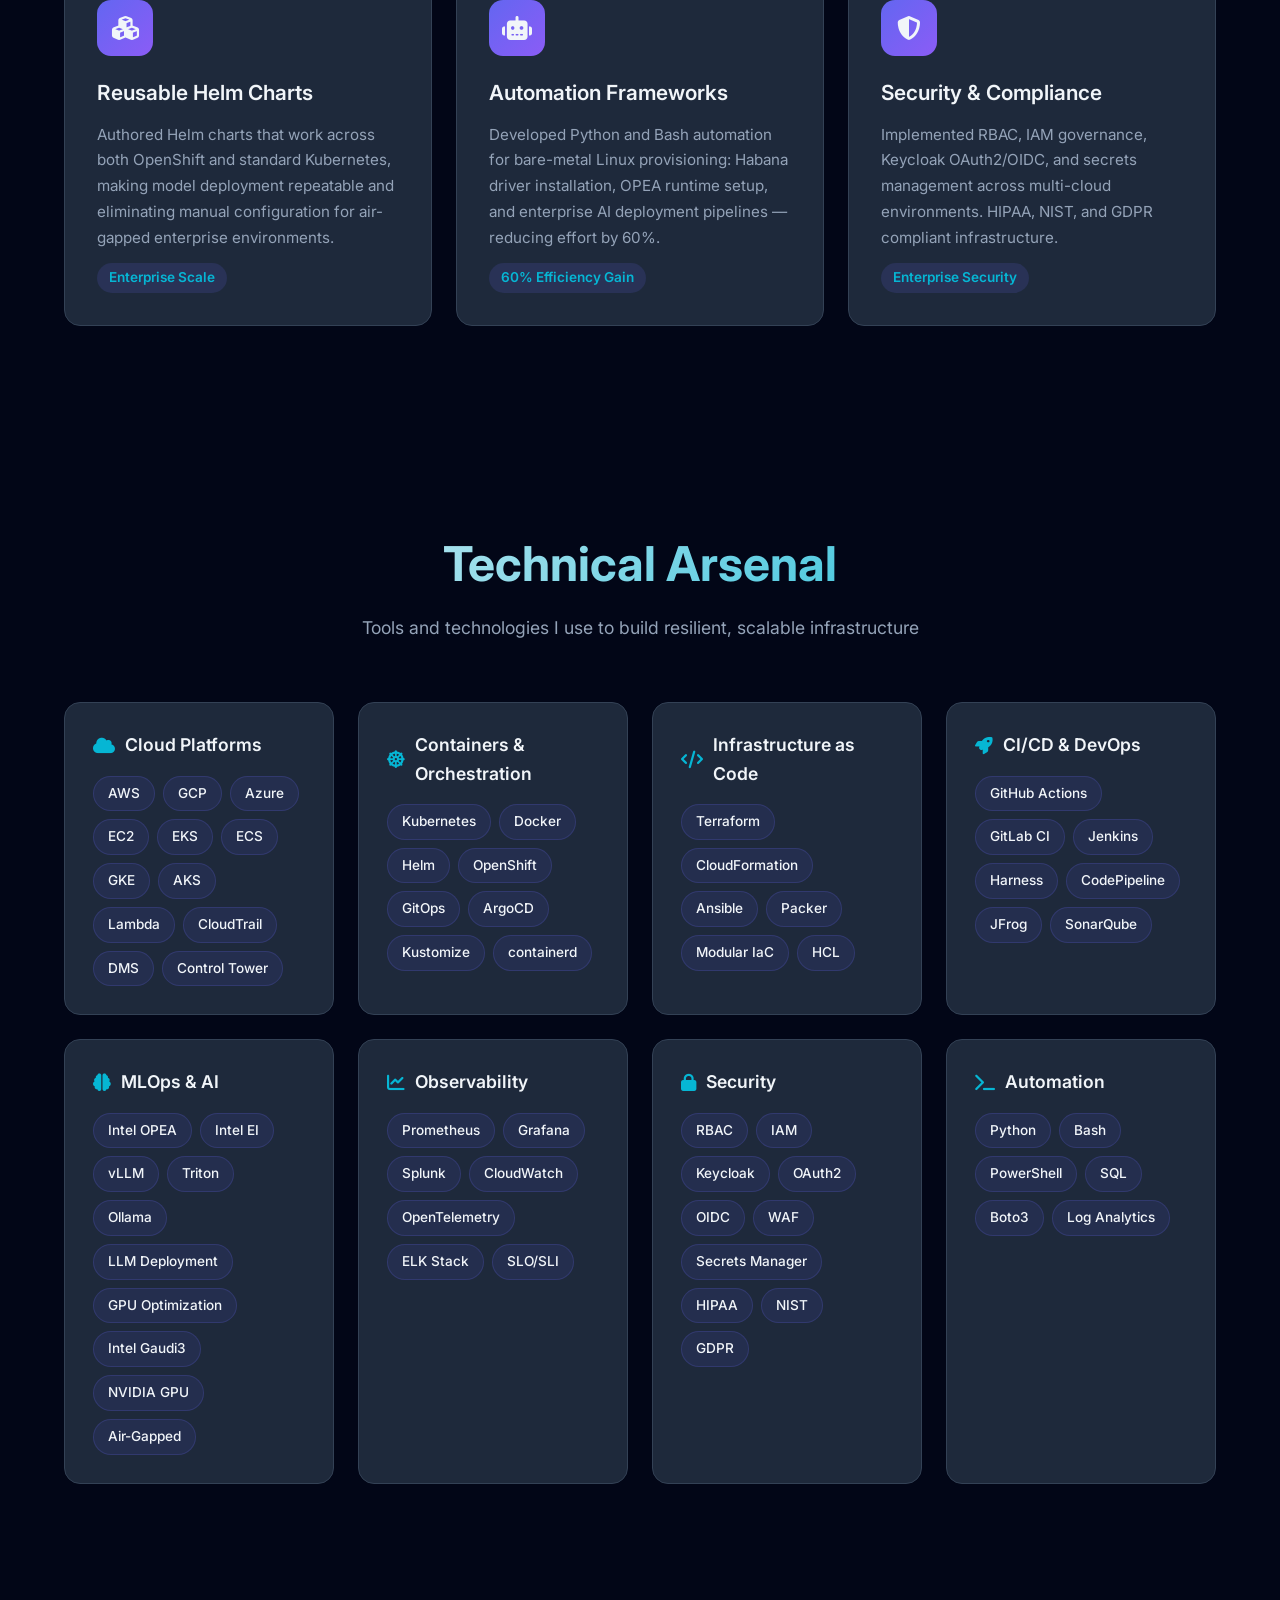
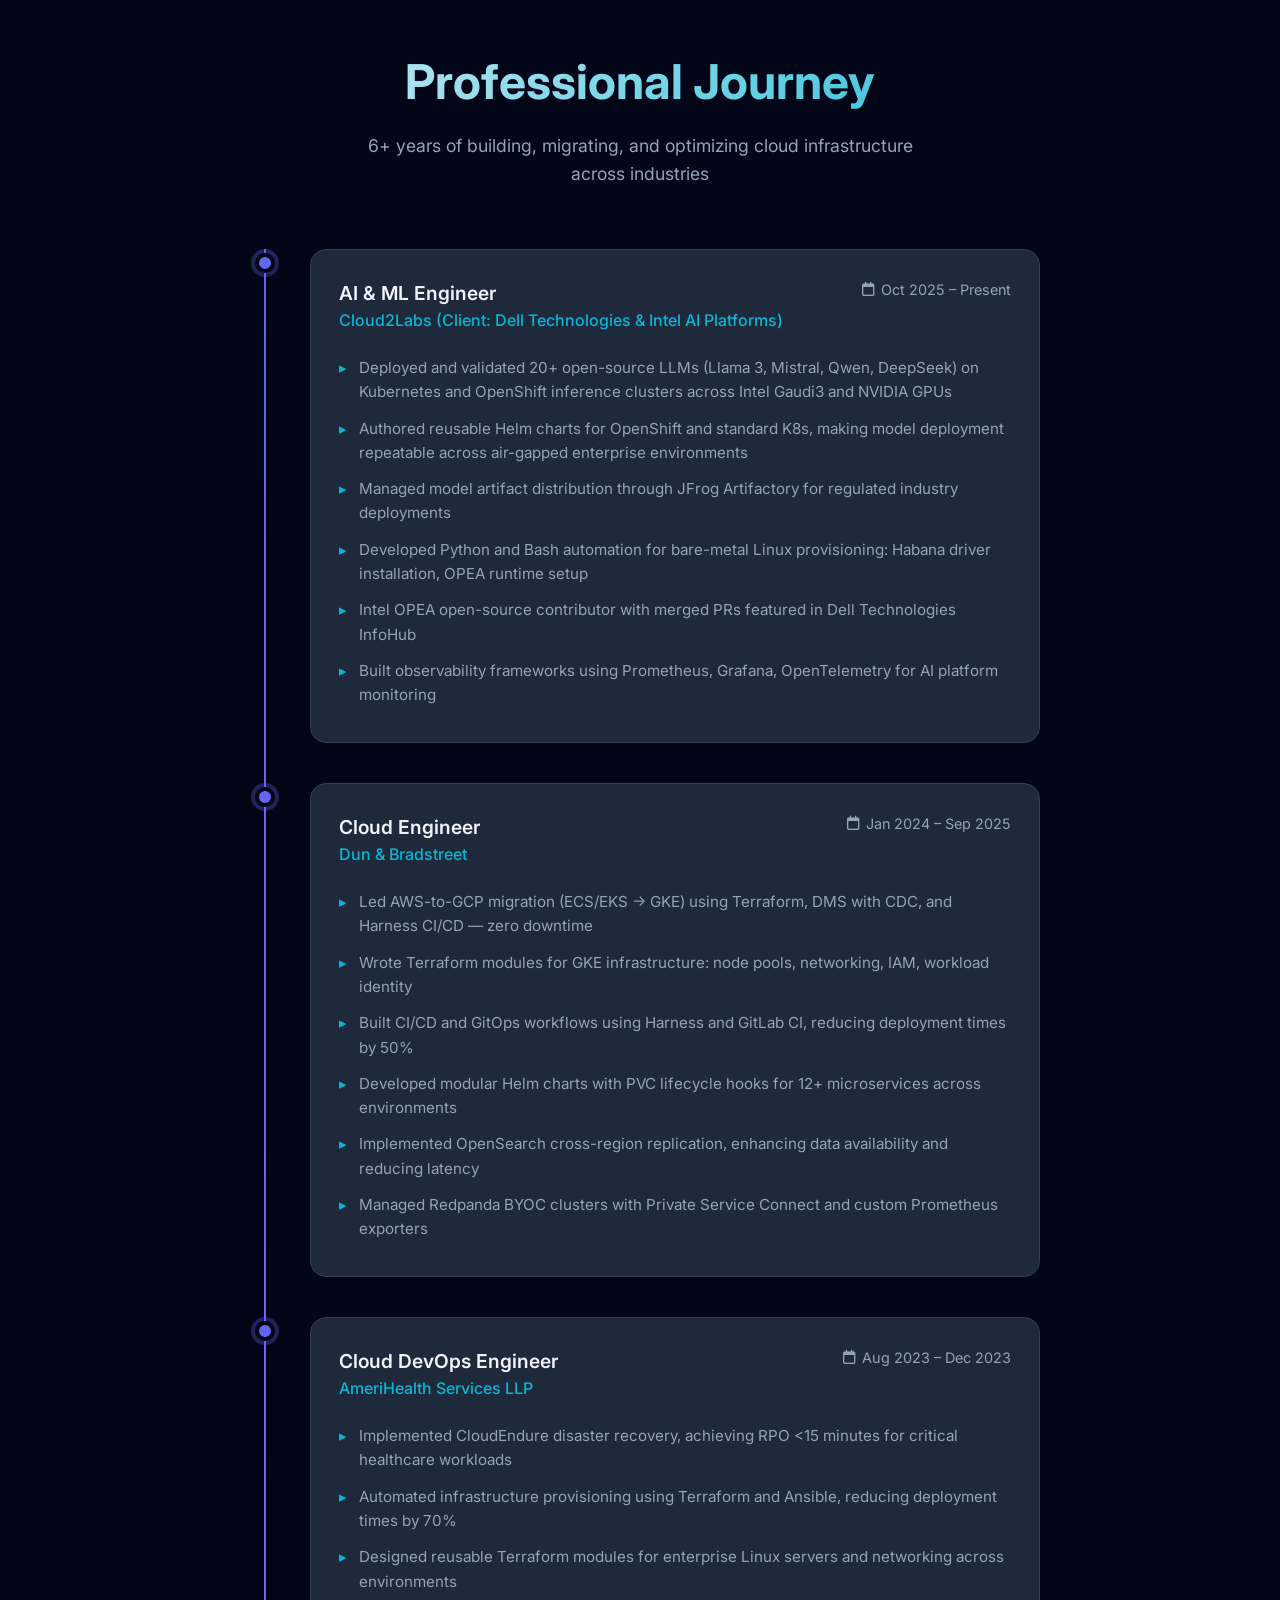
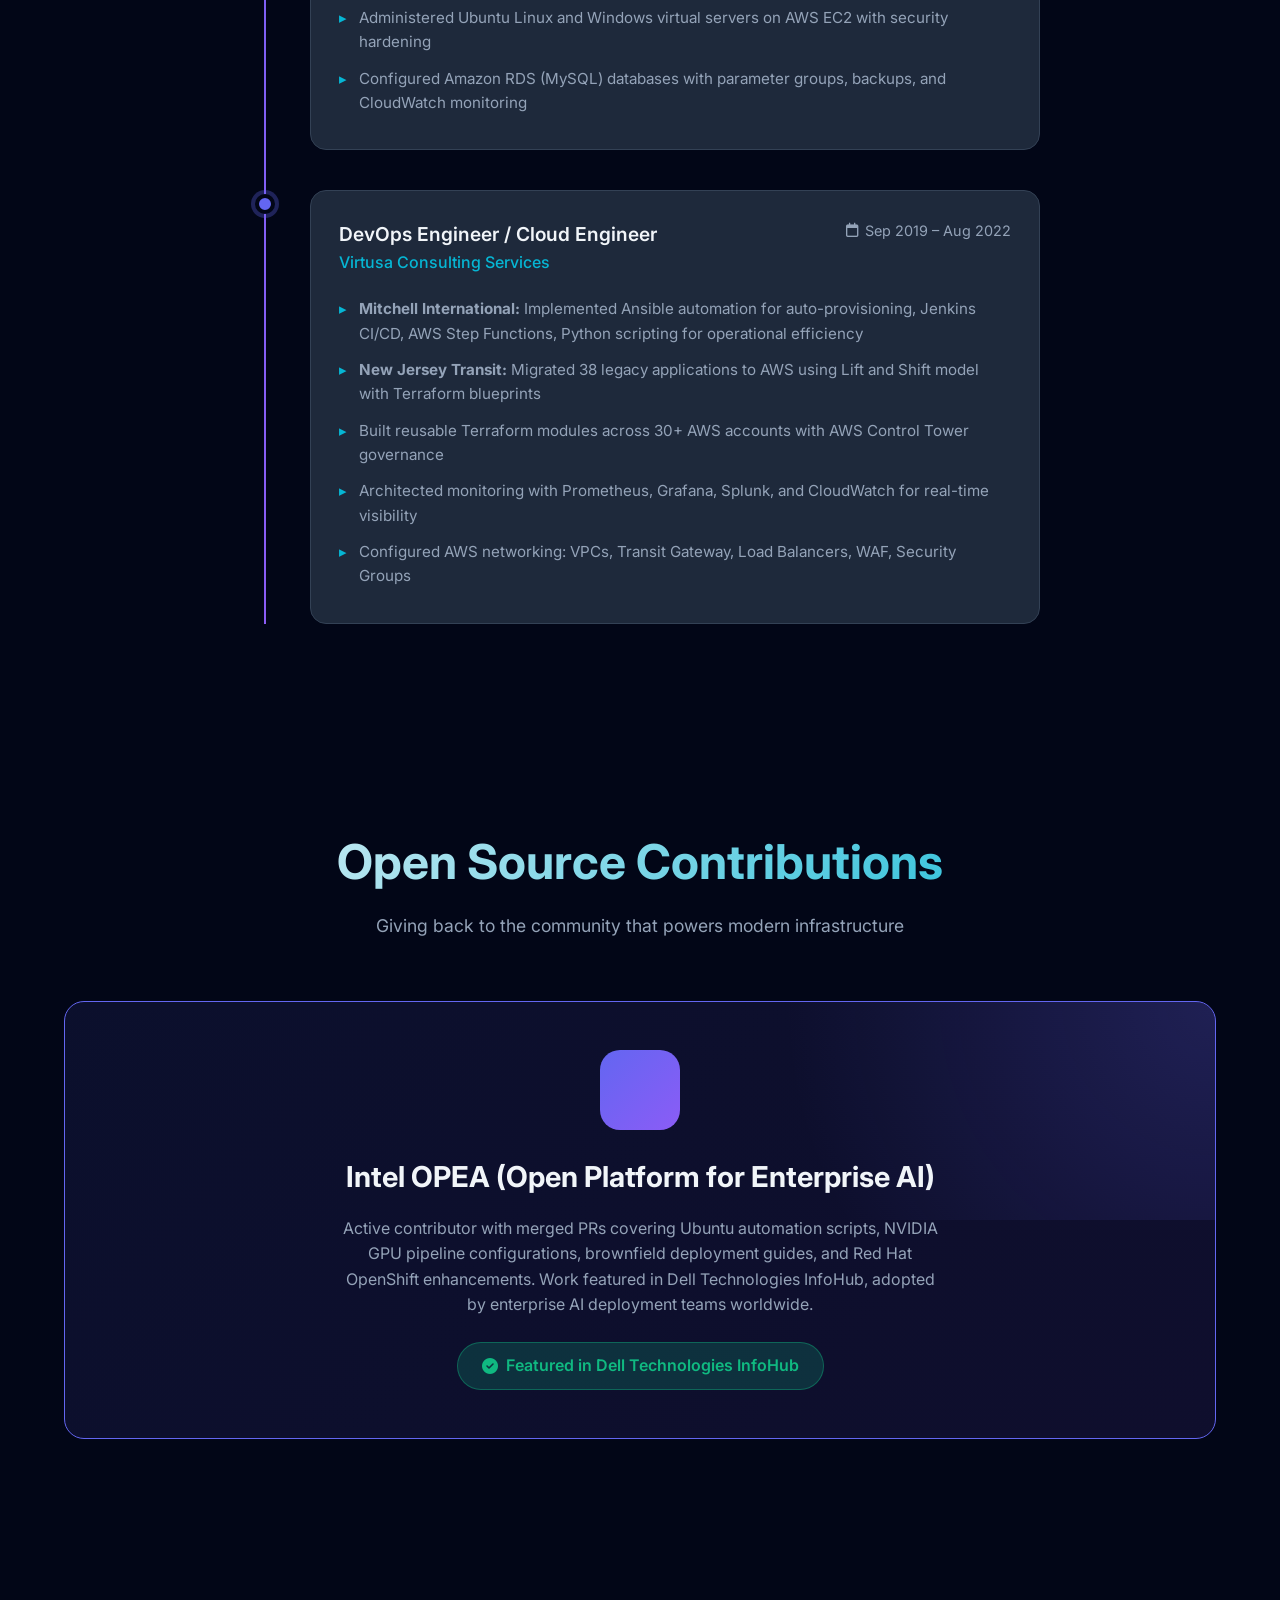
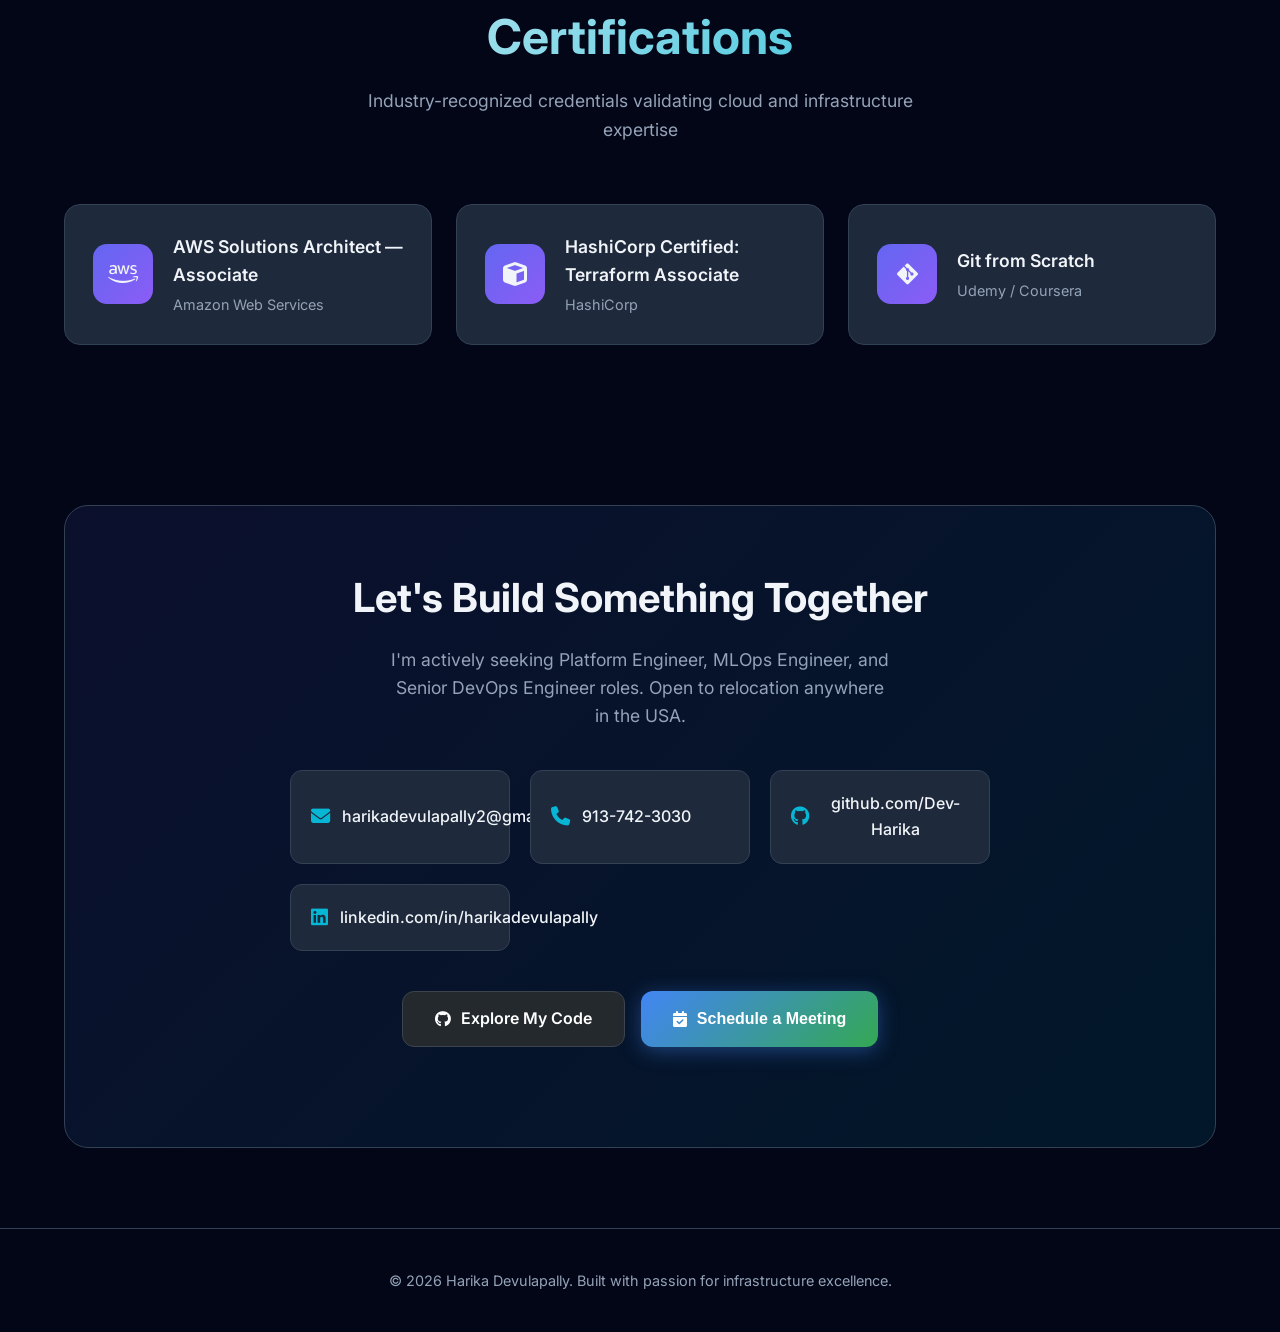
<file: portfolio.html>
<!DOCTYPE html>
<html lang="en">
<head>
    <meta charset="UTF-8">
    <meta name="viewport" content="width=device-width, initial-scale=1.0">
    <title>Harika Devulapally — Senior DevOps & MLOps Engineer</title>
    <link href="https://fonts.googleapis.com/css2?family=Inter:wght@300;400;500;600;700;800&display=swap" rel="stylesheet">
    <link rel="stylesheet" href="https://cdnjs.cloudflare.com/ajax/libs/font-awesome/6.4.0/css/all.min.css">
    <style>
        :root {
            --primary: #6366f1;
            --primary-dark: #4f46e5;
            --secondary: #8b5cf6;
            --accent: #06b6d4;
            --dark: #0f172a;
            --darker: #020617;
            --card: #1e293b;
            --text: #f1f5f9;
            --text-muted: #94a3b8;
            --border: #334155;
            --success: #10b981;
            --warning: #f59e0b;
        }

        * {
            margin: 0;
            padding: 0;
            box-sizing: border-box;
        }

        body {
            font-family: 'Inter', sans-serif;
            background: var(--darker);
            color: var(--text);
            line-height: 1.6;
            overflow-x: hidden;
        }

        /* Animated background */
        .bg-animation {
            position: fixed;
            top: 0;
            left: 0;
            width: 100%;
            height: 100%;
            z-index: -1;
            background: 
                radial-gradient(ellipse at 20% 20%, rgba(99, 102, 241, 0.15) 0%, transparent 50%),
                radial-gradient(ellipse at 80% 80%, rgba(139, 92, 246, 0.1) 0%, transparent 50%),
                radial-gradient(ellipse at 50% 50%, rgba(6, 182, 212, 0.05) 0%, transparent 50%);
        }

        .bg-animation::before {
            content: '';
            position: absolute;
            top: -50%;
            left: -50%;
            width: 200%;
            height: 200%;
            background: repeating-linear-gradient(
                0deg,
                transparent,
                transparent 40px,
                rgba(99, 102, 241, 0.03) 40px,
                rgba(99, 102, 241, 0.03) 41px
            );
            animation: scan 20s linear infinite;
        }

        @keyframes scan {
            0% { transform: translateY(0); }
            100% { transform: translateY(40px); }
        }

        /* Container */
        .container {
            max-width: 1200px;
            margin: 0 auto;
            padding: 0 24px;
        }

        /* Hero Section */
        .hero {
            min-height: 100vh;
            display: flex;
            align-items: center;
            justify-content: center;
            text-align: center;
            padding: 80px 0;
            position: relative;
        }

        .hero-content {
            max-width: 900px;
        }

        .status-badge {
            display: inline-flex;
            align-items: center;
            gap: 8px;
            background: rgba(16, 185, 129, 0.15);
            border: 1px solid rgba(16, 185, 129, 0.3);
            color: var(--success);
            padding: 8px 20px;
            border-radius: 50px;
            font-size: 0.9rem;
            font-weight: 500;
            margin-bottom: 24px;
            animation: pulse 2s ease-in-out infinite;
        }

        .status-badge::before {
            content: '';
            width: 8px;
            height: 8px;
            background: var(--success);
            border-radius: 50%;
            animation: blink 2s ease-in-out infinite;
        }

        @keyframes blink {
            0%, 100% { opacity: 1; }
            50% { opacity: 0.3; }
        }

        @keyframes pulse {
            0%, 100% { box-shadow: 0 0 0 0 rgba(16, 185, 129, 0.4); }
            50% { box-shadow: 0 0 0 10px rgba(16, 185, 129, 0); }
        }

        .hero h1 {
            font-size: clamp(2.5rem, 5vw, 4.5rem);
            font-weight: 800;
            line-height: 1.1;
            margin-bottom: 16px;
            background: linear-gradient(135deg, var(--text) 0%, var(--accent) 100%);
            -webkit-background-clip: text;
            -webkit-text-fill-color: transparent;
            background-clip: text;
        }

        .hero .subtitle {
            font-size: clamp(1.1rem, 2vw, 1.5rem);
            color: var(--text-muted);
            font-weight: 300;
            margin-bottom: 12px;
        }

        .hero .tagline {
            font-size: 1rem;
            color: var(--accent);
            font-weight: 500;
            margin-bottom: 32px;
            letter-spacing: 0.5px;
        }

        .hero-location {
            display: flex;
            align-items: center;
            justify-content: center;
            gap: 24px;
            flex-wrap: wrap;
            margin-bottom: 40px;
            color: var(--text-muted);
            font-size: 0.95rem;
        }

        .hero-location span {
            display: flex;
            align-items: center;
            gap: 6px;
        }

        .hero-location i {
            color: var(--accent);
        }

        /* CTA Buttons */
        .cta-group {
            display: flex;
            gap: 16px;
            justify-content: center;
            flex-wrap: wrap;
            margin-bottom: 40px;
        }

        .btn {
            display: inline-flex;
            align-items: center;
            gap: 10px;
            padding: 14px 32px;
            border-radius: 12px;
            font-weight: 600;
            font-size: 1rem;
            text-decoration: none;
            transition: all 0.3s ease;
            cursor: pointer;
            border: none;
            position: relative;
            overflow: hidden;
        }

        .btn::before {
            content: '';
            position: absolute;
            top: 0;
            left: -100%;
            width: 100%;
            height: 100%;
            background: linear-gradient(90deg, transparent, rgba(255,255,255,0.2), transparent);
            transition: left 0.5s ease;
        }

        .btn:hover::before {
            left: 100%;
        }

        .btn-primary {
            background: linear-gradient(135deg, var(--primary), var(--secondary));
            color: white;
            box-shadow: 0 4px 20px rgba(99, 102, 241, 0.4);
        }

        .btn-primary:hover {
            transform: translateY(-2px);
            box-shadow: 0 8px 30px rgba(99, 102, 241, 0.6);
        }

        .btn-secondary {
            background: var(--card);
            color: var(--text);
            border: 1px solid var(--border);
        }

        .btn-secondary:hover {
            background: var(--border);
            transform: translateY(-2px);
        }

        .btn-github {
            background: #24292e;
            color: white;
            border: 1px solid #3d444d;
        }

        .btn-github:hover {
            background: #2d333b;
            transform: translateY(-2px);
            box-shadow: 0 4px 20px rgba(36, 41, 46, 0.4);
        }

        .btn-schedule {
            background: linear-gradient(135deg, #4285f4, #34a853);
            color: white;
            box-shadow: 0 4px 20px rgba(66, 133, 244, 0.4);
        }

        .btn-schedule:hover {
            transform: translateY(-2px);
            box-shadow: 0 8px 30px rgba(66, 133, 244, 0.6);
        }

        /* Social Links */
        .social-links {
            display: flex;
            gap: 16px;
            justify-content: center;
            margin-bottom: 60px;
        }

        .social-link {
            width: 48px;
            height: 48px;
            border-radius: 12px;
            background: var(--card);
            border: 1px solid var(--border);
            display: flex;
            align-items: center;
            justify-content: center;
            color: var(--text-muted);
            font-size: 1.2rem;
            transition: all 0.3s ease;
            text-decoration: none;
        }

        .social-link:hover {
            background: var(--primary);
            color: white;
            transform: translateY(-3px);
            box-shadow: 0 8px 20px rgba(99, 102, 241, 0.4);
        }

        /* Scroll indicator */
        .scroll-indicator {
            position: absolute;
            bottom: 40px;
            left: 50%;
            transform: translateX(-50%);
            animation: bounce 2s infinite;
        }

        .scroll-indicator i {
            color: var(--text-muted);
            font-size: 1.5rem;
        }

        @keyframes bounce {
            0%, 20%, 50%, 80%, 100% { transform: translateX(-50%) translateY(0); }
            40% { transform: translateX(-50%) translateY(-10px); }
            60% { transform: translateX(-50%) translateY(-5px); }
        }

        /* Section Styles */
        section {
            padding: 80px 0;
        }

        .section-header {
            text-align: center;
            margin-bottom: 60px;
        }

        .section-header h2 {
            font-size: clamp(2rem, 4vw, 3rem);
            font-weight: 700;
            margin-bottom: 12px;
            background: linear-gradient(135deg, var(--text), var(--accent));
            -webkit-background-clip: text;
            -webkit-text-fill-color: transparent;
            background-clip: text;
        }

        .section-header p {
            color: var(--text-muted);
            font-size: 1.1rem;
            max-width: 600px;
            margin: 0 auto;
        }

        /* Highlights Grid */
        .highlights-grid {
            display: grid;
            grid-template-columns: repeat(auto-fit, minmax(300px, 1fr));
            gap: 24px;
            margin-bottom: 40px;
        }

        .highlight-card {
            background: var(--card);
            border: 1px solid var(--border);
            border-radius: 16px;
            padding: 32px;
            transition: all 0.3s ease;
            position: relative;
            overflow: hidden;
        }

        .highlight-card::before {
            content: '';
            position: absolute;
            top: 0;
            left: 0;
            width: 100%;
            height: 3px;
            background: linear-gradient(90deg, var(--primary), var(--secondary));
            transform: scaleX(0);
            transition: transform 0.3s ease;
        }

        .highlight-card:hover::before {
            transform: scaleX(1);
        }

        .highlight-card:hover {
            transform: translateY(-5px);
            box-shadow: 0 20px 40px rgba(0, 0, 0, 0.3);
            border-color: var(--primary);
        }

        .highlight-icon {
            width: 56px;
            height: 56px;
            border-radius: 14px;
            background: linear-gradient(135deg, var(--primary), var(--secondary));
            display: flex;
            align-items: center;
            justify-content: center;
            font-size: 1.5rem;
            margin-bottom: 20px;
        }

        .highlight-card h3 {
            font-size: 1.3rem;
            font-weight: 600;
            margin-bottom: 12px;
        }

        .highlight-card p {
            color: var(--text-muted);
            font-size: 0.95rem;
            line-height: 1.7;
        }

        .highlight-metric {
            display: inline-block;
            background: rgba(99, 102, 241, 0.15);
            color: var(--accent);
            padding: 4px 12px;
            border-radius: 20px;
            font-size: 0.85rem;
            font-weight: 600;
            margin-top: 12px;
        }

        /* Tech Stack */
        .tech-categories {
            display: grid;
            grid-template-columns: repeat(auto-fit, minmax(250px, 1fr));
            gap: 24px;
        }

        .tech-category {
            background: var(--card);
            border: 1px solid var(--border);
            border-radius: 16px;
            padding: 28px;
        }

        .tech-category h3 {
            font-size: 1.1rem;
            font-weight: 600;
            margin-bottom: 16px;
            display: flex;
            align-items: center;
            gap: 10px;
        }

        .tech-category h3 i {
            color: var(--accent);
        }

        .tech-tags {
            display: flex;
            flex-wrap: wrap;
            gap: 8px;
        }

        .tech-tag {
            background: rgba(99, 102, 241, 0.1);
            border: 1px solid rgba(99, 102, 241, 0.2);
            color: var(--text);
            padding: 6px 14px;
            border-radius: 20px;
            font-size: 0.85rem;
            font-weight: 500;
            transition: all 0.2s ease;
        }

        .tech-tag:hover {
            background: var(--primary);
            color: white;
            transform: scale(1.05);
        }

        /* Experience Timeline */
        .timeline {
            position: relative;
            max-width: 800px;
            margin: 0 auto;
        }

        .timeline::before {
            content: '';
            position: absolute;
            left: 24px;
            top: 0;
            bottom: 0;
            width: 2px;
            background: linear-gradient(180deg, var(--primary), var(--secondary));
        }

        .timeline-item {
            position: relative;
            padding-left: 70px;
            margin-bottom: 40px;
        }

        .timeline-dot {
            position: absolute;
            left: 15px;
            top: 4px;
            width: 20px;
            height: 20px;
            border-radius: 50%;
            background: var(--primary);
            border: 4px solid var(--darker);
            box-shadow: 0 0 0 4px rgba(99, 102, 241, 0.3);
        }

        .timeline-content {
            background: var(--card);
            border: 1px solid var(--border);
            border-radius: 16px;
            padding: 28px;
            transition: all 0.3s ease;
        }

        .timeline-content:hover {
            border-color: var(--primary);
            transform: translateX(5px);
        }

        .timeline-header {
            display: flex;
            justify-content: space-between;
            align-items: flex-start;
            margin-bottom: 12px;
            flex-wrap: wrap;
            gap: 8px;
        }

        .timeline-header h3 {
            font-size: 1.2rem;
            font-weight: 600;
        }

        .timeline-header .company {
            color: var(--accent);
            font-weight: 500;
        }

        .timeline-date {
            color: var(--text-muted);
            font-size: 0.9rem;
            display: flex;
            align-items: center;
            gap: 6px;
        }

        .timeline-content ul {
            list-style: none;
            margin-top: 16px;
        }

        .timeline-content li {
            color: var(--text-muted);
            font-size: 0.95rem;
            padding: 6px 0;
            padding-left: 20px;
            position: relative;
        }

        .timeline-content li::before {
            content: '▸';
            position: absolute;
            left: 0;
            color: var(--accent);
        }

        /* Open Source Section */
        .opensource-card {
            background: linear-gradient(135deg, rgba(99, 102, 241, 0.1), rgba(139, 92, 246, 0.1));
            border: 1px solid var(--primary);
            border-radius: 20px;
            padding: 48px;
            text-align: center;
            position: relative;
            overflow: hidden;
        }

        .opensource-card::before {
            content: '';
            position: absolute;
            top: -50%;
            right: -50%;
            width: 100%;
            height: 100%;
            background: radial-gradient(circle, rgba(99, 102, 241, 0.2) 0%, transparent 70%);
            animation: float 6s ease-in-out infinite;
        }

        @keyframes float {
            0%, 100% { transform: translate(0, 0); }
            50% { transform: translate(-20px, -20px); }
        }

        .opensource-icon {
            width: 80px;
            height: 80px;
            border-radius: 20px;
            background: linear-gradient(135deg, var(--primary), var(--secondary));
            display: flex;
            align-items: center;
            justify-content: center;
            font-size: 2.5rem;
            margin: 0 auto 24px;
            position: relative;
            z-index: 1;
        }

        .opensource-card h3 {
            font-size: 1.8rem;
            font-weight: 700;
            margin-bottom: 16px;
            position: relative;
            z-index: 1;
        }

        .opensource-card p {
            color: var(--text-muted);
            max-width: 600px;
            margin: 0 auto 24px;
            position: relative;
            z-index: 1;
        }

        .opensource-badge {
            display: inline-flex;
            align-items: center;
            gap: 8px;
            background: rgba(16, 185, 129, 0.2);
            border: 1px solid rgba(16, 185, 129, 0.4);
            color: var(--success);
            padding: 10px 24px;
            border-radius: 50px;
            font-weight: 600;
            position: relative;
            z-index: 1;
        }

        /* Certifications */
        .certs-grid {
            display: grid;
            grid-template-columns: repeat(auto-fit, minmax(280px, 1fr));
            gap: 24px;
        }

        .cert-card {
            background: var(--card);
            border: 1px solid var(--border);
            border-radius: 16px;
            padding: 28px;
            display: flex;
            align-items: center;
            gap: 20px;
            transition: all 0.3s ease;
        }

        .cert-card:hover {
            border-color: var(--primary);
            transform: translateY(-3px);
        }

        .cert-icon {
            width: 60px;
            height: 60px;
            border-radius: 14px;
            background: linear-gradient(135deg, var(--primary), var(--secondary));
            display: flex;
            align-items: center;
            justify-content: center;
            font-size: 1.5rem;
            flex-shrink: 0;
        }

        .cert-info h4 {
            font-size: 1.1rem;
            font-weight: 600;
            margin-bottom: 4px;
        }

        .cert-info p {
            color: var(--text-muted);
            font-size: 0.9rem;
        }

        /* Contact Section */
        .contact-section {
            background: linear-gradient(135deg, rgba(99, 102, 241, 0.1), rgba(6, 182, 212, 0.1));
            border: 1px solid var(--border);
            border-radius: 24px;
            padding: 60px;
            text-align: center;
        }

        .contact-section h2 {
            font-size: 2.5rem;
            font-weight: 700;
            margin-bottom: 16px;
        }

        .contact-section p {
            color: var(--text-muted);
            font-size: 1.1rem;
            margin-bottom: 40px;
            max-width: 500px;
            margin-left: auto;
            margin-right: auto;
        }

        .contact-grid {
            display: grid;
            grid-template-columns: repeat(auto-fit, minmax(200px, 1fr));
            gap: 20px;
            max-width: 700px;
            margin: 0 auto 40px;
        }

        .contact-item {
            background: var(--card);
            border: 1px solid var(--border);
            border-radius: 12px;
            padding: 20px;
            display: flex;
            align-items: center;
            gap: 12px;
            text-decoration: none;
            color: var(--text);
            transition: all 0.3s ease;
        }

        .contact-item:hover {
            border-color: var(--primary);
            transform: translateY(-3px);
            box-shadow: 0 10px 30px rgba(99, 102, 241, 0.2);
        }

        .contact-item i {
            color: var(--accent);
            font-size: 1.2rem;
        }

        .contact-item span {
            font-weight: 500;
        }

        /* Schedule Modal */
        .modal-overlay {
            display: none;
            position: fixed;
            top: 0;
            left: 0;
            width: 100%;
            height: 100%;
            background: rgba(2, 6, 23, 0.9);
            backdrop-filter: blur(10px);
            z-index: 1000;
            justify-content: center;
            align-items: center;
            padding: 20px;
        }

        .modal-overlay.active {
            display: flex;
        }

        .modal {
            background: var(--card);
            border: 1px solid var(--border);
            border-radius: 24px;
            padding: 40px;
            max-width: 500px;
            width: 100%;
            position: relative;
            animation: modalIn 0.3s ease;
        }

        @keyframes modalIn {
            from { opacity: 0; transform: scale(0.9); }
            to { opacity: 1; transform: scale(1); }
        }

        .modal-close {
            position: absolute;
            top: 20px;
            right: 20px;
            background: none;
            border: none;
            color: var(--text-muted);
            font-size: 1.5rem;
            cursor: pointer;
            transition: color 0.2s;
        }

        .modal-close:hover {
            color: var(--text);
        }

        .modal h3 {
            font-size: 1.5rem;
            font-weight: 700;
            margin-bottom: 8px;
        }

        .modal p {
            color: var(--text-muted);
            margin-bottom: 24px;
        }

        .schedule-options {
            display: flex;
            flex-direction: column;
            gap: 12px;
        }

        .schedule-option {
            display: flex;
            align-items: center;
            gap: 16px;
            background: var(--darker);
            border: 1px solid var(--border);
            border-radius: 12px;
            padding: 16px 20px;
            text-decoration: none;
            color: var(--text);
            transition: all 0.3s ease;
            cursor: pointer;
        }

        .schedule-option:hover {
            border-color: var(--primary);
            background: rgba(99, 102, 241, 0.1);
        }

        .schedule-option i {
            font-size: 1.5rem;
            color: var(--accent);
        }

        .schedule-option div {
            text-align: left;
        }

        .schedule-option div strong {
            display: block;
            font-weight: 600;
            margin-bottom: 2px;
        }

        .schedule-option div span {
            font-size: 0.9rem;
            color: var(--text-muted);
        }

        /* Footer */
        footer {
            text-align: center;
            padding: 40px 0;
            color: var(--text-muted);
            font-size: 0.9rem;
            border-top: 1px solid var(--border);
        }

        /* Responsive */
        @media (max-width: 768px) {
            .hero {
                padding: 60px 0;
            }

            .cta-group {
                flex-direction: column;
                align-items: center;
            }

            .btn {
                width: 100%;
                max-width: 300px;
                justify-content: center;
            }

            .contact-section {
                padding: 40px 24px;
            }

            .timeline::before {
                left: 14px;
            }

            .timeline-item {
                padding-left: 50px;
            }

            .timeline-dot {
                left: 5px;
            }

            .modal {
                padding: 30px 20px;
            }
        }

        /* Smooth scroll */
        html {
            scroll-behavior: smooth;
        }

        /* Selection color */
        ::selection {
            background: rgba(99, 102, 241, 0.3);
            color: var(--text);
        }
    </style>
</head>
<body>
    <div class="bg-animation"></div>

    <!-- Hero Section -->
    <section class="hero" id="home">
        <div class="hero-content">
            <div class="status-badge">
                Open to Work — Available Immediately
            </div>

            <h1>Harika Devulapally</h1>
            <p class="subtitle">Senior DevOps & MLOps Engineer</p>
            <p class="tagline">Intel OPEA Open-Source Contributor | LLM Inference Infrastructure | Multi-Cloud Architect</p>

            <div class="hero-location">
                <span><i class="fas fa-map-marker-alt"></i> Texas, USA</span>
                <span><i class="fas fa-globe"></i> Open to Relocation</span>
                <span><i class="fas fa-dollar-sign"></i> $80K - $150K</span>
                <span><i class="fas fa-laptop-code"></i> Remote / Hybrid</span>
            </div>

            <div class="cta-group">
                <a href="https://github.com/Dev-Harika" target="_blank" class="btn btn-github">
                    <i class="fab fa-github"></i>
                    View My GitHub
                </a>
                <a href="https://www.linkedin.com/in/harikadevulapally/" target="_blank" class="btn btn-secondary">
                    <i class="fab fa-linkedin"></i>
                    LinkedIn Profile
                </a>
                <button class="btn btn-schedule" onclick="openScheduleModal()">
                    <i class="fas fa-calendar-check"></i>
                    Schedule a Meeting
                </button>
            </div>

            <div class="social-links">
                <a href="mailto:harikadevulapally2@gmail.com" class="social-link" title="Email">
                    <i class="fas fa-envelope"></i>
                </a>
                <a href="tel:913-742-3030" class="social-link" title="Phone">
                    <i class="fas fa-phone"></i>
                </a>
                <a href="https://github.com/Dev-Harika" target="_blank" class="social-link" title="GitHub">
                    <i class="fab fa-github"></i>
                </a>
                <a href="https://www.linkedin.com/in/harikadevulapally/" target="_blank" class="social-link" title="LinkedIn">
                    <i class="fab fa-linkedin-in"></i>
                </a>
            </div>

            <div class="scroll-indicator">
                <i class="fas fa-chevron-down"></i>
            </div>
        </div>
    </section>

    <!-- Highlights Section -->
    <section id="highlights">
        <div class="container">
            <div class="section-header">
                <h2>Signature Achievements</h2>
                <p>What sets me apart at the intersection of platform engineering and AI infrastructure</p>
            </div>

            <div class="highlights-grid">
                <div class="highlight-card">
                    <div class="highlight-icon">
                        <i class="fas fa-brain"></i>
                    </div>
                    <h3>20+ LLMs Deployed</h3>
                    <p>Deployed and validated open-source large language models (Llama 3, Mistral, Qwen, DeepSeek) on Kubernetes and OpenShift inference clusters across Intel Gaudi3 and NVIDIA GPUs.</p>
                    <span class="highlight-metric">Production-Ready AI</span>
                </div>

                <div class="highlight-card">
                    <div class="highlight-icon">
                        <i class="fas fa-code-branch"></i>
                    </div>
                    <h3>Intel OPEA Contributor</h3>
                    <p>Active open-source contributor with merged PRs covering Ubuntu automation, NVIDIA GPU pipelines, brownfield deployments, and Red Hat enhancements — featured in Dell Technologies InfoHub.</p>
                    <span class="highlight-metric">Open Source</span>
                </div>

                <div class="highlight-card">
                    <div class="highlight-icon">
                        <i class="fas fa-cloud-upload-alt"></i>
                    </div>
                    <h3>AWS-to-GCP Migration</h3>
                    <p>Led zero-downtime migration of ECS/EKS workloads to GKE using Terraform, AWS DMS with CDC, and Harness CI/CD — reducing deployment times by 50%.</p>
                    <span class="highlight-metric">Multi-Cloud Expert</span>
                </div>

                <div class="highlight-card">
                    <div class="highlight-icon">
                        <i class="fas fa-cubes"></i>
                    </div>
                    <h3>Reusable Helm Charts</h3>
                    <p>Authored Helm charts that work across both OpenShift and standard Kubernetes, making model deployment repeatable and eliminating manual configuration for air-gapped enterprise environments.</p>
                    <span class="highlight-metric">Enterprise Scale</span>
                </div>

                <div class="highlight-card">
                    <div class="highlight-icon">
                        <i class="fas fa-robot"></i>
                    </div>
                    <h3>Automation Frameworks</h3>
                    <p>Developed Python and Bash automation for bare-metal Linux provisioning: Habana driver installation, OPEA runtime setup, and enterprise AI deployment pipelines — reducing effort by 60%.</p>
                    <span class="highlight-metric">60% Efficiency Gain</span>
                </div>

                <div class="highlight-card">
                    <div class="highlight-icon">
                        <i class="fas fa-shield-alt"></i>
                    </div>
                    <h3>Security & Compliance</h3>
                    <p>Implemented RBAC, IAM governance, Keycloak OAuth2/OIDC, and secrets management across multi-cloud environments. HIPAA, NIST, and GDPR compliant infrastructure.</p>
                    <span class="highlight-metric">Enterprise Security</span>
                </div>
            </div>
        </div>
    </section>

    <!-- Tech Stack Section -->
    <section id="tech-stack">
        <div class="container">
            <div class="section-header">
                <h2>Technical Arsenal</h2>
                <p>Tools and technologies I use to build resilient, scalable infrastructure</p>
            </div>

            <div class="tech-categories">
                <div class="tech-category">
                    <h3><i class="fas fa-cloud"></i> Cloud Platforms</h3>
                    <div class="tech-tags">
                        <span class="tech-tag">AWS</span>
                        <span class="tech-tag">GCP</span>
                        <span class="tech-tag">Azure</span>
                        <span class="tech-tag">EC2</span>
                        <span class="tech-tag">EKS</span>
                        <span class="tech-tag">ECS</span>
                        <span class="tech-tag">GKE</span>
                        <span class="tech-tag">AKS</span>
                        <span class="tech-tag">Lambda</span>
                        <span class="tech-tag">CloudTrail</span>
                        <span class="tech-tag">DMS</span>
                        <span class="tech-tag">Control Tower</span>
                    </div>
                </div>

                <div class="tech-category">
                    <h3><i class="fas fa-dharmachakra"></i> Containers & Orchestration</h3>
                    <div class="tech-tags">
                        <span class="tech-tag">Kubernetes</span>
                        <span class="tech-tag">Docker</span>
                        <span class="tech-tag">Helm</span>
                        <span class="tech-tag">OpenShift</span>
                        <span class="tech-tag">GitOps</span>
                        <span class="tech-tag">ArgoCD</span>
                        <span class="tech-tag">Kustomize</span>
                        <span class="tech-tag">containerd</span>
                    </div>
                </div>

                <div class="tech-category">
                    <h3><i class="fas fa-code"></i> Infrastructure as Code</h3>
                    <div class="tech-tags">
                        <span class="tech-tag">Terraform</span>
                        <span class="tech-tag">CloudFormation</span>
                        <span class="tech-tag">Ansible</span>
                        <span class="tech-tag">Packer</span>
                        <span class="tech-tag">Modular IaC</span>
                        <span class="tech-tag">HCL</span>
                    </div>
                </div>

                <div class="tech-category">
                    <h3><i class="fas fa-rocket"></i> CI/CD & DevOps</h3>
                    <div class="tech-tags">
                        <span class="tech-tag">GitHub Actions</span>
                        <span class="tech-tag">GitLab CI</span>
                        <span class="tech-tag">Jenkins</span>
                        <span class="tech-tag">Harness</span>
                        <span class="tech-tag">CodePipeline</span>
                        <span class="tech-tag">JFrog</span>
                        <span class="tech-tag">SonarQube</span>
                    </div>
                </div>

                <div class="tech-category">
                    <h3><i class="fas fa-brain"></i> MLOps & AI</h3>
                    <div class="tech-tags">
                        <span class="tech-tag">Intel OPEA</span>
                        <span class="tech-tag">Intel EI</span>
                        <span class="tech-tag">vLLM</span>
                        <span class="tech-tag">Triton</span>
                        <span class="tech-tag">Ollama</span>
                        <span class="tech-tag">LLM Deployment</span>
                        <span class="tech-tag">GPU Optimization</span>
                        <span class="tech-tag">Intel Gaudi3</span>
                        <span class="tech-tag">NVIDIA GPU</span>
                        <span class="tech-tag">Air-Gapped</span>
                    </div>
                </div>

                <div class="tech-category">
                    <h3><i class="fas fa-chart-line"></i> Observability</h3>
                    <div class="tech-tags">
                        <span class="tech-tag">Prometheus</span>
                        <span class="tech-tag">Grafana</span>
                        <span class="tech-tag">Splunk</span>
                        <span class="tech-tag">CloudWatch</span>
                        <span class="tech-tag">OpenTelemetry</span>
                        <span class="tech-tag">ELK Stack</span>
                        <span class="tech-tag">SLO/SLI</span>
                    </div>
                </div>

                <div class="tech-category">
                    <h3><i class="fas fa-lock"></i> Security</h3>
                    <div class="tech-tags">
                        <span class="tech-tag">RBAC</span>
                        <span class="tech-tag">IAM</span>
                        <span class="tech-tag">Keycloak</span>
                        <span class="tech-tag">OAuth2</span>
                        <span class="tech-tag">OIDC</span>
                        <span class="tech-tag">WAF</span>
                        <span class="tech-tag">Secrets Manager</span>
                        <span class="tech-tag">HIPAA</span>
                        <span class="tech-tag">NIST</span>
                        <span class="tech-tag">GDPR</span>
                    </div>
                </div>

                <div class="tech-category">
                    <h3><i class="fas fa-terminal"></i> Automation</h3>
                    <div class="tech-tags">
                        <span class="tech-tag">Python</span>
                        <span class="tech-tag">Bash</span>
                        <span class="tech-tag">PowerShell</span>
                        <span class="tech-tag">SQL</span>
                        <span class="tech-tag">Boto3</span>
                        <span class="tech-tag">Log Analytics</span>
                    </div>
                </div>
            </div>
        </div>
    </section>

    <!-- Experience Section -->
    <section id="experience">
        <div class="container">
            <div class="section-header">
                <h2>Professional Journey</h2>
                <p>6+ years of building, migrating, and optimizing cloud infrastructure across industries</p>
            </div>

            <div class="timeline">
                <div class="timeline-item">
                    <div class="timeline-dot"></div>
                    <div class="timeline-content">
                        <div class="timeline-header">
                            <div>
                                <h3>AI & ML Engineer</h3>
                                <span class="company">Cloud2Labs (Client: Dell Technologies & Intel AI Platforms)</span>
                            </div>
                            <span class="timeline-date"><i class="far fa-calendar"></i> Oct 2025 – Present</span>
                        </div>
                        <ul>
                            <li>Deployed and validated 20+ open-source LLMs (Llama 3, Mistral, Qwen, DeepSeek) on Kubernetes and OpenShift inference clusters across Intel Gaudi3 and NVIDIA GPUs</li>
                            <li>Authored reusable Helm charts for OpenShift and standard K8s, making model deployment repeatable across air-gapped enterprise environments</li>
                            <li>Managed model artifact distribution through JFrog Artifactory for regulated industry deployments</li>
                            <li>Developed Python and Bash automation for bare-metal Linux provisioning: Habana driver installation, OPEA runtime setup</li>
                            <li>Intel OPEA open-source contributor with merged PRs featured in Dell Technologies InfoHub</li>
                            <li>Built observability frameworks using Prometheus, Grafana, OpenTelemetry for AI platform monitoring</li>
                        </ul>
                    </div>
                </div>

                <div class="timeline-item">
                    <div class="timeline-dot"></div>
                    <div class="timeline-content">
                        <div class="timeline-header">
                            <div>
                                <h3>Cloud Engineer</h3>
                                <span class="company">Dun & Bradstreet</span>
                            </div>
                            <span class="timeline-date"><i class="far fa-calendar"></i> Jan 2024 – Sep 2025</span>
                        </div>
                        <ul>
                            <li>Led AWS-to-GCP migration (ECS/EKS → GKE) using Terraform, DMS with CDC, and Harness CI/CD — zero downtime</li>
                            <li>Wrote Terraform modules for GKE infrastructure: node pools, networking, IAM, workload identity</li>
                            <li>Built CI/CD and GitOps workflows using Harness and GitLab CI, reducing deployment times by 50%</li>
                            <li>Developed modular Helm charts with PVC lifecycle hooks for 12+ microservices across environments</li>
                            <li>Implemented OpenSearch cross-region replication, enhancing data availability and reducing latency</li>
                            <li>Managed Redpanda BYOC clusters with Private Service Connect and custom Prometheus exporters</li>
                        </ul>
                    </div>
                </div>

                <div class="timeline-item">
                    <div class="timeline-dot"></div>
                    <div class="timeline-content">
                        <div class="timeline-header">
                            <div>
                                <h3>Cloud DevOps Engineer</h3>
                                <span class="company">AmeriHealth Services LLP</span>
                            </div>
                            <span class="timeline-date"><i class="far fa-calendar"></i> Aug 2023 – Dec 2023</span>
                        </div>
                        <ul>
                            <li>Implemented CloudEndure disaster recovery, achieving RPO &lt;15 minutes for critical healthcare workloads</li>
                            <li>Automated infrastructure provisioning using Terraform and Ansible, reducing deployment times by 70%</li>
                            <li>Designed reusable Terraform modules for enterprise Linux servers and networking across environments</li>
                            <li>Administered Ubuntu Linux and Windows virtual servers on AWS EC2 with security hardening</li>
                            <li>Configured Amazon RDS (MySQL) databases with parameter groups, backups, and CloudWatch monitoring</li>
                        </ul>
                    </div>
                </div>

                <div class="timeline-item">
                    <div class="timeline-dot"></div>
                    <div class="timeline-content">
                        <div class="timeline-header">
                            <div>
                                <h3>DevOps Engineer / Cloud Engineer</h3>
                                <span class="company">Virtusa Consulting Services</span>
                            </div>
                            <span class="timeline-date"><i class="far fa-calendar"></i> Sep 2019 – Aug 2022</span>
                        </div>
                        <ul>
                            <li><strong>Mitchell International:</strong> Implemented Ansible automation for auto-provisioning, Jenkins CI/CD, AWS Step Functions, Python scripting for operational efficiency</li>
                            <li><strong>New Jersey Transit:</strong> Migrated 38 legacy applications to AWS using Lift and Shift model with Terraform blueprints</li>
                            <li>Built reusable Terraform modules across 30+ AWS accounts with AWS Control Tower governance</li>
                            <li>Architected monitoring with Prometheus, Grafana, Splunk, and CloudWatch for real-time visibility</li>
                            <li>Configured AWS networking: VPCs, Transit Gateway, Load Balancers, WAF, Security Groups</li>
                        </ul>
                    </div>
                </div>
            </div>
        </div>
    </section>

    <!-- Open Source Section -->
    <section id="opensource">
        <div class="container">
            <div class="section-header">
                <h2>Open Source Contributions</h2>
                <p>Giving back to the community that powers modern infrastructure</p>
            </div>

            <div class="opensource-card">
                <div class="opensource-icon">
                    <i class="fab fa-intel"></i>
                </div>
                <h3>Intel OPEA (Open Platform for Enterprise AI)</h3>
                <p>Active contributor with merged PRs covering Ubuntu automation scripts, NVIDIA GPU pipeline configurations, brownfield deployment guides, and Red Hat OpenShift enhancements. Work featured in Dell Technologies InfoHub, adopted by enterprise AI deployment teams worldwide.</p>
                <div class="opensource-badge">
                    <i class="fas fa-check-circle"></i>
                    Featured in Dell Technologies InfoHub
                </div>
            </div>
        </div>
    </section>

    <!-- Certifications Section -->
    <section id="certifications">
        <div class="container">
            <div class="section-header">
                <h2>Certifications</h2>
                <p>Industry-recognized credentials validating cloud and infrastructure expertise</p>
            </div>

            <div class="certs-grid">
                <div class="cert-card">
                    <div class="cert-icon">
                        <i class="fab fa-aws"></i>
                    </div>
                    <div class="cert-info">
                        <h4>AWS Solutions Architect — Associate</h4>
                        <p>Amazon Web Services</p>
                    </div>
                </div>

                <div class="cert-card">
                    <div class="cert-icon">
                        <i class="fas fa-cube"></i>
                    </div>
                    <div class="cert-info">
                        <h4>HashiCorp Certified: Terraform Associate</h4>
                        <p>HashiCorp</p>
                    </div>
                </div>

                <div class="cert-card">
                    <div class="cert-icon">
                        <i class="fab fa-git-alt"></i>
                    </div>
                    <div class="cert-info">
                        <h4>Git from Scratch</h4>
                        <p>Udemy / Coursera</p>
                    </div>
                </div>
            </div>
        </div>
    </section>

    <!-- Contact Section -->
    <section id="contact">
        <div class="container">
            <div class="contact-section">
                <h2>Let's Build Something Together</h2>
                <p>I'm actively seeking Platform Engineer, MLOps Engineer, and Senior DevOps Engineer roles. Open to relocation anywhere in the USA.</p>

                <div class="contact-grid">
                    <a href="mailto:harikadevulapally2@gmail.com" class="contact-item">
                        <i class="fas fa-envelope"></i>
                        <span>harikadevulapally2@gmail.com</span>
                    </a>
                    <a href="tel:913-742-3030" class="contact-item">
                        <i class="fas fa-phone"></i>
                        <span>913-742-3030</span>
                    </a>
                    <a href="https://github.com/Dev-Harika" target="_blank" class="contact-item">
                        <i class="fab fa-github"></i>
                        <span>github.com/Dev-Harika</span>
                    </a>
                    <a href="https://www.linkedin.com/in/harikadevulapally/" target="_blank" class="contact-item">
                        <i class="fab fa-linkedin"></i>
                        <span>linkedin.com/in/harikadevulapally</span>
                    </a>
                </div>

                <div class="cta-group">
                    <a href="https://github.com/Dev-Harika" target="_blank" class="btn btn-github">
                        <i class="fab fa-github"></i>
                        Explore My Code
                    </a>
                    <button class="btn btn-schedule" onclick="openScheduleModal()">
                        <i class="fas fa-calendar-check"></i>
                        Schedule a Meeting
                    </button>
                </div>
            </div>
        </div>
    </section>

    <!-- Footer -->
    <footer>
        <div class="container">
            <p>© 2026 Harika Devulapally. Built with passion for infrastructure excellence.</p>
        </div>
    </footer>

    <!-- Schedule Meeting Modal -->
    <div class="modal-overlay" id="scheduleModal">
        <div class="modal">
            <button class="modal-close" onclick="closeScheduleModal()">
                <i class="fas fa-times"></i>
            </button>
            <h3><i class="fas fa-calendar-alt" style="color: var(--accent);"></i> Schedule a Meeting</h3>
            <p>Choose your preferred way to connect. I'm available for interviews, technical discussions, or casual chats about infrastructure.</p>

            <div class="schedule-options">
                <a href="https://calendar.google.com/calendar/u/0/appointments/schedules/AcZssZ2example" target="_blank" class="schedule-option">
                    <i class="fab fa-google"></i>
                    <div>
                        <strong>Google Calendar</strong>
                        <span>Book a time slot directly in my calendar</span>
                    </div>
                </a>

                <a href="mailto:harikadevulapally2@gmail.com?subject=Meeting Request - DevOps/MLOps Role&body=Hi Harika,%0D%0A%0D%0AI'd like to schedule a meeting with you to discuss a potential opportunity.%0D%0A%0D%0ABest regards" class="schedule-option">
                    <i class="fas fa-envelope"></i>
                    <div>
                        <strong>Email Me</strong>
                        <span>Send a meeting request via email</span>
                    </div>
                </a>

                <a href="https://www.linkedin.com/in/harikadevulapally/" target="_blank" class="schedule-option">
                    <i class="fab fa-linkedin"></i>
                    <div>
                        <strong>LinkedIn Message</strong>
                        <span>Connect and message me on LinkedIn</span>
                    </div>
                </a>

                <a href="tel:913-742-3030" class="schedule-option">
                    <i class="fas fa-phone"></i>
                    <div>
                        <strong>Call Me</strong>
                        <span>Available Mon-Fri, 9 AM - 6 PM CST</span>
                    </div>
                </a>
            </div>
        </div>
    </div>

    <script>
        function openScheduleModal() {
            document.getElementById('scheduleModal').classList.add('active');
            document.body.style.overflow = 'hidden';
        }

        function closeScheduleModal() {
            document.getElementById('scheduleModal').classList.remove('active');
            document.body.style.overflow = 'auto';
        }

        // Close modal on overlay click
        document.getElementById('scheduleModal').addEventListener('click', function(e) {
            if (e.target === this) {
                closeScheduleModal();
            }
        });

        // Close modal on Escape key
        document.addEventListener('keydown', function(e) {
            if (e.key === 'Escape') {
                closeScheduleModal();
            }
        });

        // Smooth scroll for anchor links
        document.querySelectorAll('a[href^="#"]').forEach(anchor => {
            anchor.addEventListener('click', function(e) {
                e.preventDefault();
                const target = document.querySelector(this.getAttribute('href'));
                if (target) {
                    target.scrollIntoView({ behavior: 'smooth', block: 'start' });
                }
            });
        });
    </script>
</body>
</html>
</file>
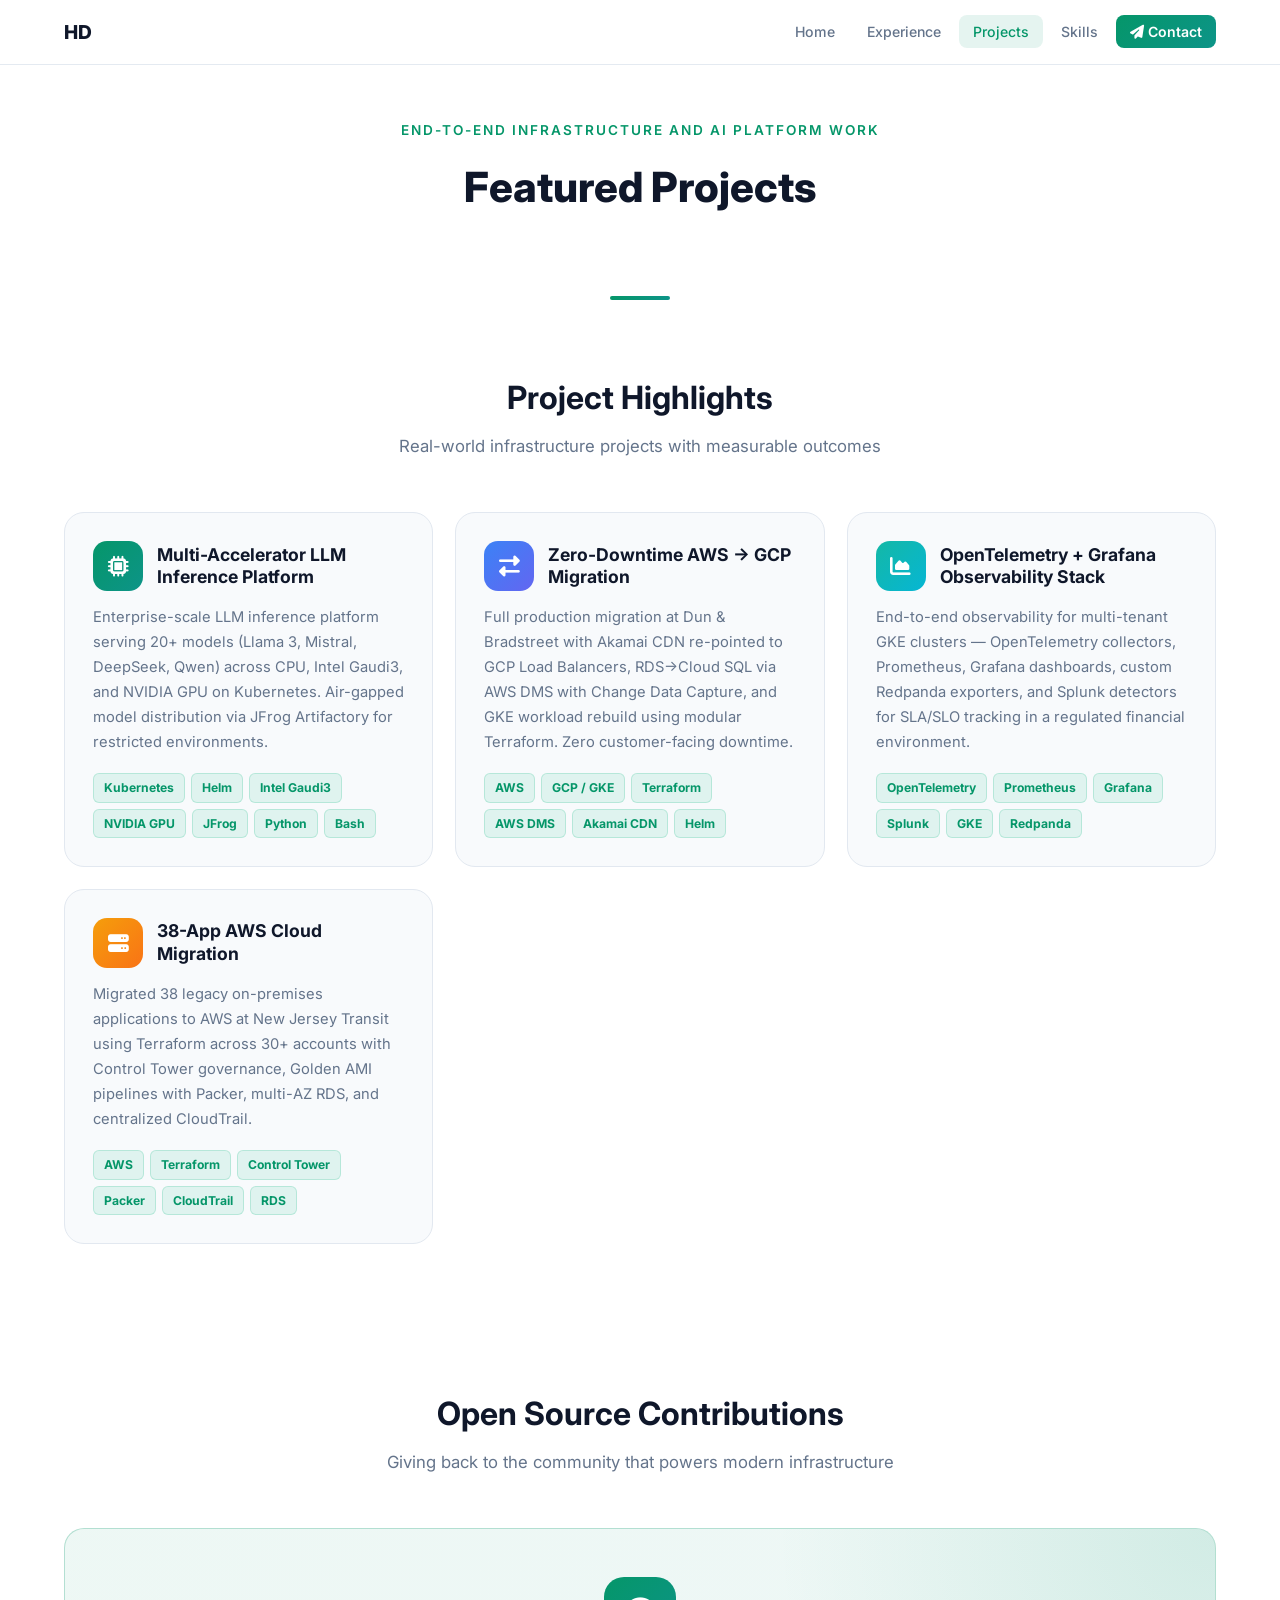
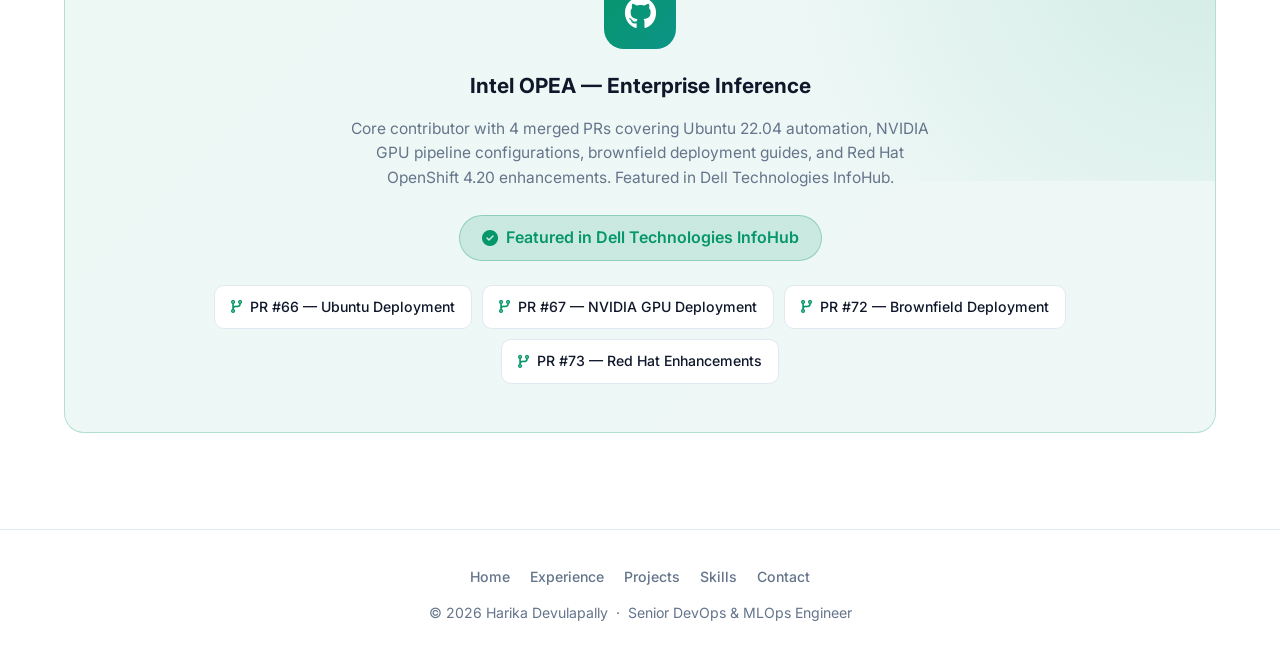
<file: projects.html>
﻿<!DOCTYPE html>
<html lang="en">
<head>
    <meta charset="UTF-8">
    <meta name="viewport" content="width=device-width, initial-scale=1.0">
    <title>Projects &mdash; Harika Devulapally</title>
    <link href="https://fonts.googleapis.com/css2?family=Inter:wght@300;400;500;600;700;800&display=swap" rel="stylesheet">
    <link rel="stylesheet" href="https://cdnjs.cloudflare.com/ajax/libs/font-awesome/6.4.0/css/all.min.css">
    <link rel="stylesheet" href="style.css">
</head>
<body>
    <div class="bg-animation"></div>
    <div class="blob blob-1"></div>
    <div class="blob blob-2"></div>
    <div class="blob blob-3"></div>
    <nav>
        <div class="nav-inner">
            <a href="index.html" class="nav-logo">HD</a>
            <button class="nav-toggle" onclick="toggleNav()" aria-label="Menu">
                <i class="fas fa-bars"></i>
            </button>
            <ul class="nav-links" id="navLinks">
                <li><a href="index.html" >Home</a></li>
                <li><a href="experience.html" >Experience</a></li>
                <li><a href="projects.html" class="active">Projects</a></li>
                <li><a href="skills.html" >Skills</a></li>
                <li><a href="contact.html" class="nav-cta"><i class="fas fa-paper-plane"></i> Contact</a></li>
            </ul>
        </div>
    </nav>
    <div class="page-hero">
        <div class="container">
            <p class="page-hero-sub">End-to-end infrastructure and AI platform work</p>
            <h1>Featured Projects</h1>
        </div>
    </div>
        <div class="page-hero-divider"></div>
    </div>

    <section>
        <div class="container">
            <div class="section-header"><h2>Project Highlights</h2><p>Real-world infrastructure projects with measurable outcomes</p></div>
            <div class="projects-grid">
                <div class="project-card"><div class="project-header"><div class="project-icon"><i class="fas fa-microchip"></i></div><h3>Multi-Accelerator LLM Inference Platform</h3></div><p>Enterprise-scale LLM inference platform serving 20+ models (Llama 3, Mistral, DeepSeek, Qwen) across CPU, Intel Gaudi3, and NVIDIA GPU on Kubernetes. Air-gapped model distribution via JFrog Artifactory for restricted environments.</p><div class="project-stack"><span class="stack-tag">Kubernetes</span><span class="stack-tag">Helm</span><span class="stack-tag">Intel Gaudi3</span><span class="stack-tag">NVIDIA GPU</span><span class="stack-tag">JFrog</span><span class="stack-tag">Python</span><span class="stack-tag">Bash</span></div></div>
                <div class="project-card"><div class="project-header"><div class="project-icon"><i class="fas fa-exchange-alt"></i></div><h3>Zero-Downtime AWS &rarr; GCP Migration</h3></div><p>Full production migration at Dun &amp; Bradstreet with Akamai CDN re-pointed to GCP Load Balancers, RDS&rarr;Cloud SQL via AWS DMS with Change Data Capture, and GKE workload rebuild using modular Terraform. Zero customer-facing downtime.</p><div class="project-stack"><span class="stack-tag">AWS</span><span class="stack-tag">GCP / GKE</span><span class="stack-tag">Terraform</span><span class="stack-tag">AWS DMS</span><span class="stack-tag">Akamai CDN</span><span class="stack-tag">Helm</span></div></div>
                <div class="project-card"><div class="project-header"><div class="project-icon"><i class="fas fa-chart-area"></i></div><h3>OpenTelemetry + Grafana Observability Stack</h3></div><p>End-to-end observability for multi-tenant GKE clusters &mdash; OpenTelemetry collectors, Prometheus, Grafana dashboards, custom Redpanda exporters, and Splunk detectors for SLA/SLO tracking in a regulated financial environment.</p><div class="project-stack"><span class="stack-tag">OpenTelemetry</span><span class="stack-tag">Prometheus</span><span class="stack-tag">Grafana</span><span class="stack-tag">Splunk</span><span class="stack-tag">GKE</span><span class="stack-tag">Redpanda</span></div></div>
                <div class="project-card"><div class="project-header"><div class="project-icon"><i class="fas fa-server"></i></div><h3>38-App AWS Cloud Migration</h3></div><p>Migrated 38 legacy on-premises applications to AWS at New Jersey Transit using Terraform across 30+ accounts with Control Tower governance, Golden AMI pipelines with Packer, multi-AZ RDS, and centralized CloudTrail.</p><div class="project-stack"><span class="stack-tag">AWS</span><span class="stack-tag">Terraform</span><span class="stack-tag">Control Tower</span><span class="stack-tag">Packer</span><span class="stack-tag">CloudTrail</span><span class="stack-tag">RDS</span></div></div>
            </div>
        </div>
    </section>

    <section>
        <div class="container">
            <div class="section-header"><h2>Open Source Contributions</h2><p>Giving back to the community that powers modern infrastructure</p></div>
            <div class="opensource-card">
                <div class="opensource-icon"><i class="fab fa-github"></i></div>
                <h3>Intel OPEA &mdash; Enterprise Inference</h3>
                <p>Core contributor with 4 merged PRs covering Ubuntu 22.04 automation, NVIDIA GPU pipeline configurations, brownfield deployment guides, and Red Hat OpenShift 4.20 enhancements. Featured in Dell Technologies InfoHub.</p>
                <div class="opensource-badge"><i class="fas fa-check-circle"></i> Featured in Dell Technologies InfoHub</div>
                <div class="pr-links">
                    <a href="https://github.com/opea-project/Enterprise-Inference/pull/66" target="_blank" class="pr-link"><i class="fas fa-code-branch"></i> PR #66 &mdash; Ubuntu Deployment</a>
                    <a href="https://github.com/opea-project/Enterprise-Inference/pull/67" target="_blank" class="pr-link"><i class="fas fa-code-branch"></i> PR #67 &mdash; NVIDIA GPU Deployment</a>
                    <a href="https://github.com/opea-project/Enterprise-Inference/pull/72" target="_blank" class="pr-link"><i class="fas fa-code-branch"></i> PR #72 &mdash; Brownfield Deployment</a>
                    <a href="https://github.com/opea-project/Enterprise-Inference/pull/73" target="_blank" class="pr-link"><i class="fas fa-code-branch"></i> PR #73 &mdash; Red Hat Enhancements</a>
                </div>
            </div>
        </div>
    </section>

    <footer>
        <div class="container">
            <div class="footer-links">
                <a href="index.html">Home</a>
                <a href="experience.html">Experience</a>
                <a href="projects.html">Projects</a>
                <a href="skills.html">Skills</a>
                <a href="contact.html">Contact</a>
            </div>
            <p>&copy; 2026 Harika Devulapally &nbsp;&middot;&nbsp; Senior DevOps &amp; MLOps Engineer</p>
        </div>
    </footer>

    <button class="scroll-top" id="scrollTop" onclick="window.scrollTo({top:0,behavior:'smooth'})" aria-label="Back to top">
        <i class="fas fa-arrow-up"></i>
    </button>

    <div class="modal-overlay" id="scheduleModal">
        <div class="modal">
            <button class="modal-close" onclick="closeScheduleModal()"><i class="fas fa-times"></i></button>
            <h3><i class="fas fa-calendar-alt" style="color:var(--accent)"></i> Schedule a Meeting</h3>
            <p>Choose your preferred way to connect.</p>
            <div class="schedule-options">
                <a href="mailto:harikadevulapally2@gmail.com?subject=Meeting Request&body=Hi Harika," class="schedule-option">
                    <i class="fas fa-envelope"></i>
                    <div><strong>Email Me</strong><span>Send a meeting request via email</span></div>
                </a>
                <a href="https://www.linkedin.com/in/harikadevulapally/" target="_blank" class="schedule-option">
                    <i class="fab fa-linkedin"></i>
                    <div><strong>LinkedIn Message</strong><span>Connect on LinkedIn</span></div>
                </a>
                <a href="tel:913-742-3030" class="schedule-option">
                    <i class="fas fa-phone"></i>
                    <div><strong>Call Me</strong><span>Mon&ndash;Fri, 9 AM &ndash; 6 PM CST</span></div>
                </a>
            </div>
        </div>
    </div>

    <script>
        function openScheduleModal() {
            document.getElementById('scheduleModal').classList.add('active');
            document.body.style.overflow = 'hidden';
        }
        function closeScheduleModal() {
            document.getElementById('scheduleModal').classList.remove('active');
            document.body.style.overflow = 'auto';
        }
        document.getElementById('scheduleModal').addEventListener('click', function(e) {
            if (e.target === this) closeScheduleModal();
        });
        document.addEventListener('keydown', e => { if (e.key === 'Escape') closeScheduleModal(); });

        function toggleNav() {
            document.getElementById('navLinks').classList.toggle('open');
        }
        document.querySelectorAll('#navLinks a').forEach(a => {
            a.addEventListener('click', () => document.getElementById('navLinks').classList.remove('open'));
        });

        const scrollTopBtn = document.getElementById('scrollTop');
        window.addEventListener('scroll', () => {
            scrollTopBtn.classList.toggle('visible', window.scrollY > 400);
        });

        // Scroll reveal
        document.querySelectorAll(
            '.highlight-card,.tech-category,.timeline-item,.project-card,' +
            '.cert-card,.edu-card,.about-bio-col,.about-avatar-col,' +
            '.opensource-card,.section-header,.contact-section,.quick-fact'
        ).forEach((el, i) => {
            el.classList.add('reveal');
            const siblings = [...el.parentElement.children].filter(s => s.classList[0] === el.classList[0]);
            el.style.transitionDelay = (siblings.indexOf(el) * 0.09) + 's';
        });
        const ro = new IntersectionObserver((entries) => {
            entries.forEach(e => { if (e.isIntersecting) { e.target.classList.add('revealed'); ro.unobserve(e.target); } });
        }, { threshold: 0.1, rootMargin: '0px 0px -40px 0px' });
        document.querySelectorAll('.reveal').forEach(el => ro.observe(el));

        // Stat counters
        function animateCounter(el) {
            const target = parseInt(el.dataset.target);
            const suffix = (el.dataset.suffix || '').trim();
            let start = null;
            function step(ts) {
                if (!start) start = ts;
                const p = Math.min((ts - start) / 1400, 1);
                const ease = 1 - Math.pow(1 - p, 3);
                el.textContent = Math.floor(ease * target) + suffix;
                if (p < 1) requestAnimationFrame(step);
                else el.textContent = target + suffix;
            }
            requestAnimationFrame(step);
        }
        const co = new IntersectionObserver((entries) => {
            entries.forEach(e => { if (e.isIntersecting && e.target.dataset.target) { animateCounter(e.target); co.unobserve(e.target); } });
        }, { threshold: 0.5 });
        document.querySelectorAll('.stat-number[data-target]').forEach(el => co.observe(el));
    </script>
</body>
</html>
</file>
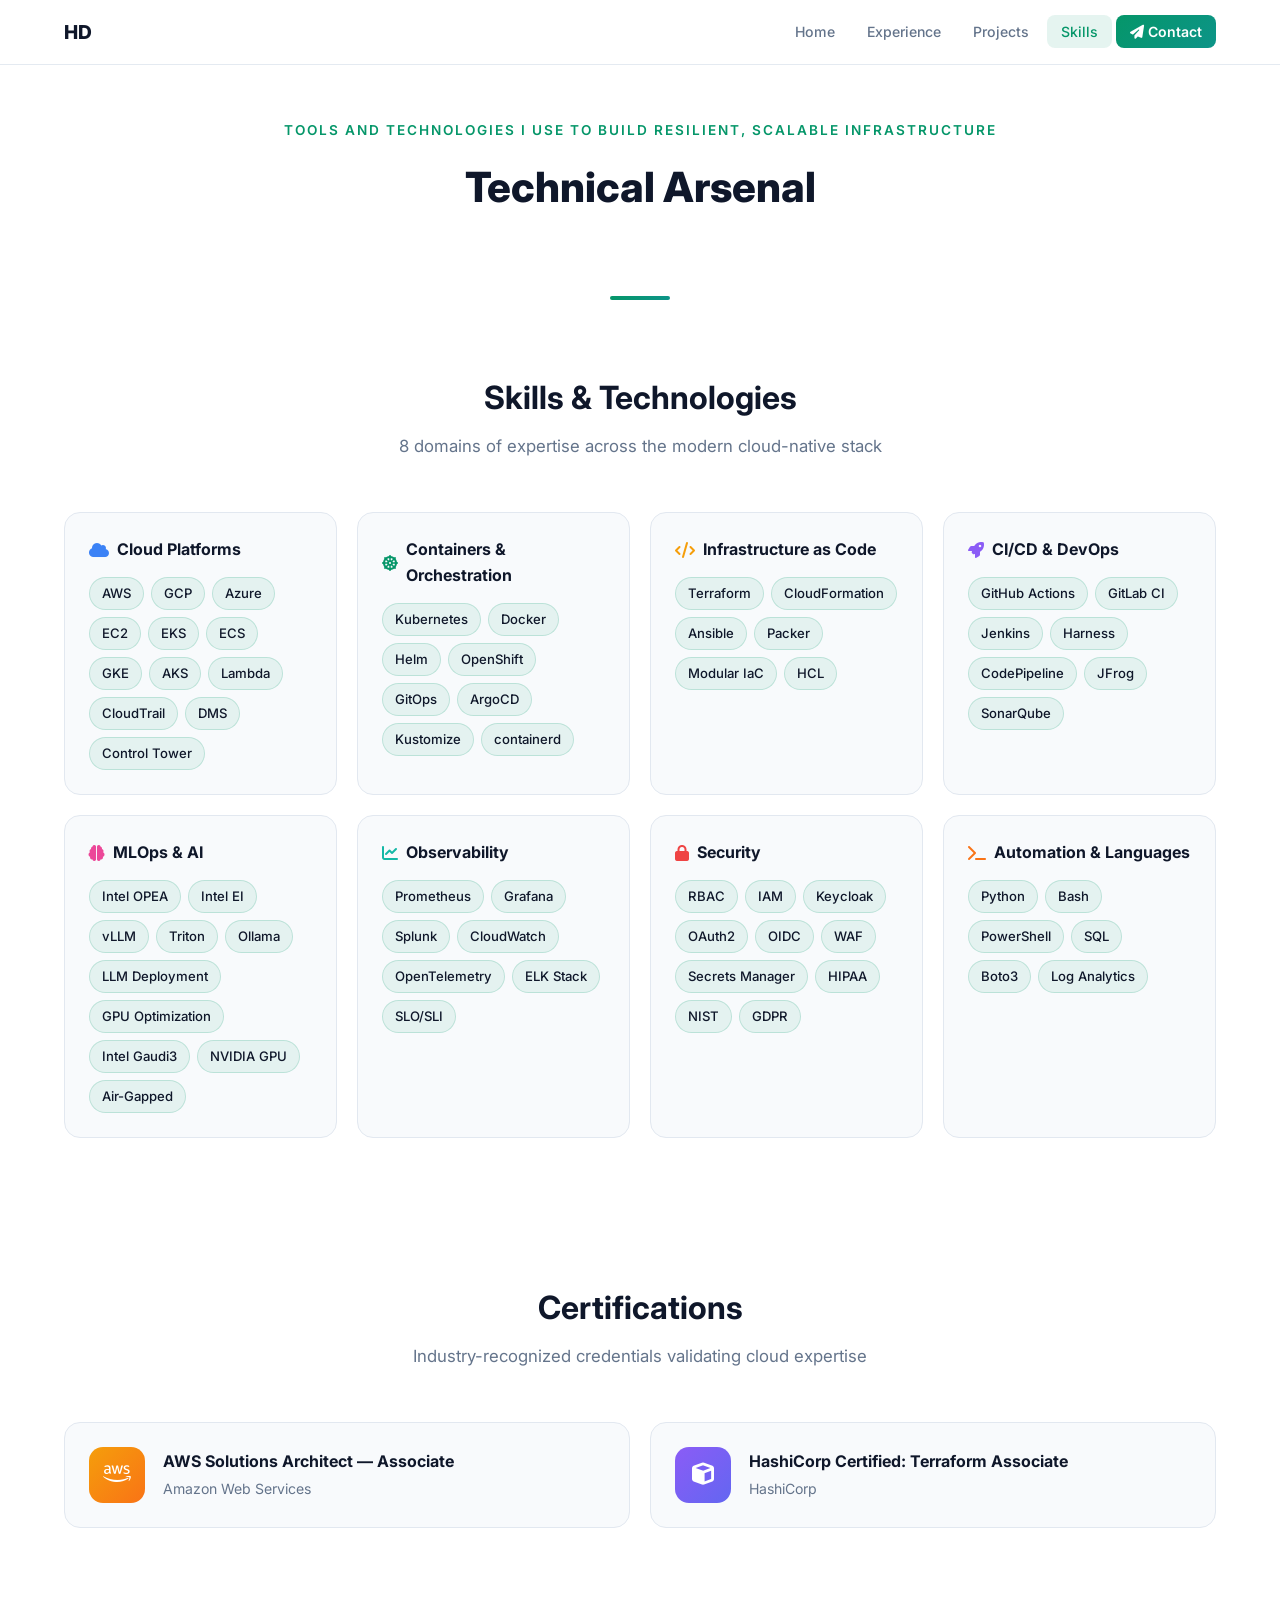
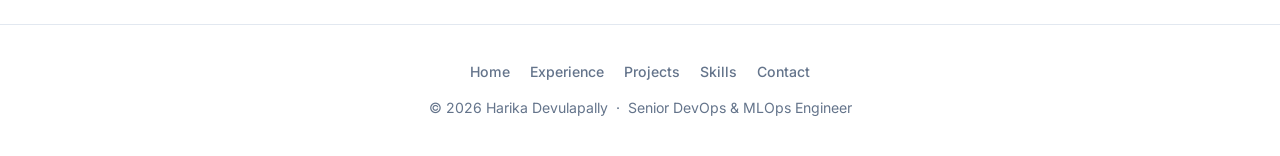
<file: skills.html>
﻿<!DOCTYPE html>
<html lang="en">
<head>
    <meta charset="UTF-8">
    <meta name="viewport" content="width=device-width, initial-scale=1.0">
    <title>Skills &mdash; Harika Devulapally</title>
    <link href="https://fonts.googleapis.com/css2?family=Inter:wght@300;400;500;600;700;800&display=swap" rel="stylesheet">
    <link rel="stylesheet" href="https://cdnjs.cloudflare.com/ajax/libs/font-awesome/6.4.0/css/all.min.css">
    <link rel="stylesheet" href="style.css">
</head>
<body>
    <div class="bg-animation"></div>
    <div class="blob blob-1"></div>
    <div class="blob blob-2"></div>
    <div class="blob blob-3"></div>
    <nav>
        <div class="nav-inner">
            <a href="index.html" class="nav-logo">HD</a>
            <button class="nav-toggle" onclick="toggleNav()" aria-label="Menu">
                <i class="fas fa-bars"></i>
            </button>
            <ul class="nav-links" id="navLinks">
                <li><a href="index.html" >Home</a></li>
                <li><a href="experience.html" >Experience</a></li>
                <li><a href="projects.html" >Projects</a></li>
                <li><a href="skills.html" class="active">Skills</a></li>
                <li><a href="contact.html" class="nav-cta"><i class="fas fa-paper-plane"></i> Contact</a></li>
            </ul>
        </div>
    </nav>
    <div class="page-hero">
        <div class="container">
            <p class="page-hero-sub">Tools and technologies I use to build resilient, scalable infrastructure</p>
            <h1>Technical Arsenal</h1>
        </div>
    </div>
        <div class="page-hero-divider"></div>
    </div>

    <section>
        <div class="container">
            <div class="section-header"><h2>Skills &amp; Technologies</h2><p>8 domains of expertise across the modern cloud-native stack</p></div>
            <div class="tech-categories">
                <div class="tech-category"><h3><i class="fas fa-cloud"></i> Cloud Platforms</h3><div class="tech-tags"><span class="tech-tag">AWS</span><span class="tech-tag">GCP</span><span class="tech-tag">Azure</span><span class="tech-tag">EC2</span><span class="tech-tag">EKS</span><span class="tech-tag">ECS</span><span class="tech-tag">GKE</span><span class="tech-tag">AKS</span><span class="tech-tag">Lambda</span><span class="tech-tag">CloudTrail</span><span class="tech-tag">DMS</span><span class="tech-tag">Control Tower</span></div></div>
                <div class="tech-category"><h3><i class="fas fa-dharmachakra"></i> Containers &amp; Orchestration</h3><div class="tech-tags"><span class="tech-tag">Kubernetes</span><span class="tech-tag">Docker</span><span class="tech-tag">Helm</span><span class="tech-tag">OpenShift</span><span class="tech-tag">GitOps</span><span class="tech-tag">ArgoCD</span><span class="tech-tag">Kustomize</span><span class="tech-tag">containerd</span></div></div>
                <div class="tech-category"><h3><i class="fas fa-code"></i> Infrastructure as Code</h3><div class="tech-tags"><span class="tech-tag">Terraform</span><span class="tech-tag">CloudFormation</span><span class="tech-tag">Ansible</span><span class="tech-tag">Packer</span><span class="tech-tag">Modular IaC</span><span class="tech-tag">HCL</span></div></div>
                <div class="tech-category"><h3><i class="fas fa-rocket"></i> CI/CD &amp; DevOps</h3><div class="tech-tags"><span class="tech-tag">GitHub Actions</span><span class="tech-tag">GitLab CI</span><span class="tech-tag">Jenkins</span><span class="tech-tag">Harness</span><span class="tech-tag">CodePipeline</span><span class="tech-tag">JFrog</span><span class="tech-tag">SonarQube</span></div></div>
                <div class="tech-category"><h3><i class="fas fa-brain"></i> MLOps &amp; AI</h3><div class="tech-tags"><span class="tech-tag">Intel OPEA</span><span class="tech-tag">Intel EI</span><span class="tech-tag">vLLM</span><span class="tech-tag">Triton</span><span class="tech-tag">Ollama</span><span class="tech-tag">LLM Deployment</span><span class="tech-tag">GPU Optimization</span><span class="tech-tag">Intel Gaudi3</span><span class="tech-tag">NVIDIA GPU</span><span class="tech-tag">Air-Gapped</span></div></div>
                <div class="tech-category"><h3><i class="fas fa-chart-line"></i> Observability</h3><div class="tech-tags"><span class="tech-tag">Prometheus</span><span class="tech-tag">Grafana</span><span class="tech-tag">Splunk</span><span class="tech-tag">CloudWatch</span><span class="tech-tag">OpenTelemetry</span><span class="tech-tag">ELK Stack</span><span class="tech-tag">SLO/SLI</span></div></div>
                <div class="tech-category"><h3><i class="fas fa-lock"></i> Security</h3><div class="tech-tags"><span class="tech-tag">RBAC</span><span class="tech-tag">IAM</span><span class="tech-tag">Keycloak</span><span class="tech-tag">OAuth2</span><span class="tech-tag">OIDC</span><span class="tech-tag">WAF</span><span class="tech-tag">Secrets Manager</span><span class="tech-tag">HIPAA</span><span class="tech-tag">NIST</span><span class="tech-tag">GDPR</span></div></div>
                <div class="tech-category"><h3><i class="fas fa-terminal"></i> Automation &amp; Languages</h3><div class="tech-tags"><span class="tech-tag">Python</span><span class="tech-tag">Bash</span><span class="tech-tag">PowerShell</span><span class="tech-tag">SQL</span><span class="tech-tag">Boto3</span><span class="tech-tag">Log Analytics</span></div></div>
            </div>
        </div>
    </section>

    <section>
        <div class="container">
            <div class="section-header"><h2>Certifications</h2><p>Industry-recognized credentials validating cloud expertise</p></div>
            <div class="certs-grid">
                <div class="cert-card"><div class="cert-icon"><i class="fab fa-aws"></i></div><div class="cert-info"><h4>AWS Solutions Architect &mdash; Associate</h4><p>Amazon Web Services</p></div></div>
                <div class="cert-card"><div class="cert-icon"><i class="fas fa-cube"></i></div><div class="cert-info"><h4>HashiCorp Certified: Terraform Associate</h4><p>HashiCorp</p></div></div>
            </div>
        </div>
    </section>

    <footer>
        <div class="container">
            <div class="footer-links">
                <a href="index.html">Home</a>
                <a href="experience.html">Experience</a>
                <a href="projects.html">Projects</a>
                <a href="skills.html">Skills</a>
                <a href="contact.html">Contact</a>
            </div>
            <p>&copy; 2026 Harika Devulapally &nbsp;&middot;&nbsp; Senior DevOps &amp; MLOps Engineer</p>
        </div>
    </footer>

    <button class="scroll-top" id="scrollTop" onclick="window.scrollTo({top:0,behavior:'smooth'})" aria-label="Back to top">
        <i class="fas fa-arrow-up"></i>
    </button>

    <div class="modal-overlay" id="scheduleModal">
        <div class="modal">
            <button class="modal-close" onclick="closeScheduleModal()"><i class="fas fa-times"></i></button>
            <h3><i class="fas fa-calendar-alt" style="color:var(--accent)"></i> Schedule a Meeting</h3>
            <p>Choose your preferred way to connect.</p>
            <div class="schedule-options">
                <a href="mailto:harikadevulapally2@gmail.com?subject=Meeting Request&body=Hi Harika," class="schedule-option">
                    <i class="fas fa-envelope"></i>
                    <div><strong>Email Me</strong><span>Send a meeting request via email</span></div>
                </a>
                <a href="https://www.linkedin.com/in/harikadevulapally/" target="_blank" class="schedule-option">
                    <i class="fab fa-linkedin"></i>
                    <div><strong>LinkedIn Message</strong><span>Connect on LinkedIn</span></div>
                </a>
                <a href="tel:913-742-3030" class="schedule-option">
                    <i class="fas fa-phone"></i>
                    <div><strong>Call Me</strong><span>Mon&ndash;Fri, 9 AM &ndash; 6 PM CST</span></div>
                </a>
            </div>
        </div>
    </div>

    <script>
        function openScheduleModal() {
            document.getElementById('scheduleModal').classList.add('active');
            document.body.style.overflow = 'hidden';
        }
        function closeScheduleModal() {
            document.getElementById('scheduleModal').classList.remove('active');
            document.body.style.overflow = 'auto';
        }
        document.getElementById('scheduleModal').addEventListener('click', function(e) {
            if (e.target === this) closeScheduleModal();
        });
        document.addEventListener('keydown', e => { if (e.key === 'Escape') closeScheduleModal(); });

        function toggleNav() {
            document.getElementById('navLinks').classList.toggle('open');
        }
        document.querySelectorAll('#navLinks a').forEach(a => {
            a.addEventListener('click', () => document.getElementById('navLinks').classList.remove('open'));
        });

        const scrollTopBtn = document.getElementById('scrollTop');
        window.addEventListener('scroll', () => {
            scrollTopBtn.classList.toggle('visible', window.scrollY > 400);
        });

        // Scroll reveal
        document.querySelectorAll(
            '.highlight-card,.tech-category,.timeline-item,.project-card,' +
            '.cert-card,.edu-card,.about-bio-col,.about-avatar-col,' +
            '.opensource-card,.section-header,.contact-section,.quick-fact'
        ).forEach((el, i) => {
            el.classList.add('reveal');
            const siblings = [...el.parentElement.children].filter(s => s.classList[0] === el.classList[0]);
            el.style.transitionDelay = (siblings.indexOf(el) * 0.09) + 's';
        });
        const ro = new IntersectionObserver((entries) => {
            entries.forEach(e => { if (e.isIntersecting) { e.target.classList.add('revealed'); ro.unobserve(e.target); } });
        }, { threshold: 0.1, rootMargin: '0px 0px -40px 0px' });
        document.querySelectorAll('.reveal').forEach(el => ro.observe(el));

        // Stat counters
        function animateCounter(el) {
            const target = parseInt(el.dataset.target);
            const suffix = (el.dataset.suffix || '').trim();
            let start = null;
            function step(ts) {
                if (!start) start = ts;
                const p = Math.min((ts - start) / 1400, 1);
                const ease = 1 - Math.pow(1 - p, 3);
                el.textContent = Math.floor(ease * target) + suffix;
                if (p < 1) requestAnimationFrame(step);
                else el.textContent = target + suffix;
            }
            requestAnimationFrame(step);
        }
        const co = new IntersectionObserver((entries) => {
            entries.forEach(e => { if (e.isIntersecting && e.target.dataset.target) { animateCounter(e.target); co.unobserve(e.target); } });
        }, { threshold: 0.5 });
        document.querySelectorAll('.stat-number[data-target]').forEach(el => co.observe(el));
    </script>
</body>
</html>
</file>
<file: style.css>
:root {
    --primary: #059669;
    --primary-dark: #047857;
    --secondary: #0d9488;
    --accent: #10b981;
    --darker: #ffffff;
    --card: #f8fafc;
    --text: #0f172a;
    --text-muted: #64748b;
    --border: #e2e8f0;
    --success: #059669;
}

* { margin: 0; padding: 0; box-sizing: border-box; }

html { scroll-behavior: smooth; }

body {
    font-family: 'Inter', sans-serif;
    background: var(--darker);
    color: var(--text);
    line-height: 1.6;
    overflow-x: hidden;
    animation: pageFadeIn 0.4s ease;
}

@keyframes pageFadeIn { from { opacity: 0; } to { opacity: 1; } }

/* ── Background ── */
.bg-animation { display: none; }

.blob { display: none; }
.blob-1 { width:700px;height:700px; background:radial-gradient(circle,rgba(5,150,105,0.16),transparent 70%); top:-250px;left:-200px; animation:blobFloat1 14s ease-in-out infinite,blobIn 1.5s 0.2s ease forwards; }
.blob-2 { width:550px;height:550px; background:radial-gradient(circle,rgba(13,148,136,0.12),transparent 70%); bottom:-150px;right:-150px; animation:blobFloat2 18s ease-in-out infinite,blobIn 1.5s 0.5s ease forwards; }
.blob-3 { width:400px;height:400px; background:radial-gradient(circle,rgba(16,185,129,0.08),transparent 70%); top:45%;left:55%; animation:blobFloat3 12s ease-in-out infinite,blobIn 1.5s 0.8s ease forwards; }
@keyframes blobIn { to { opacity:1; } }
@keyframes blobFloat1 { 0%,100%{transform:translate(0,0) scale(1)} 33%{transform:translate(80px,70px) scale(1.05)} 66%{transform:translate(-50px,100px) scale(0.95)} }
@keyframes blobFloat2 { 0%,100%{transform:translate(0,0) scale(1)} 33%{transform:translate(-70px,-90px) scale(1.08)} 66%{transform:translate(50px,-50px) scale(0.96)} }
@keyframes blobFloat3 { 0%,100%{transform:translate(0,0)} 50%{transform:translate(-60px,-80px)} }

/* ── Nav ── */
nav {
    position: fixed; top:0; left:0; right:0; z-index:900;
    background: rgba(255,255,255,0.92);
    backdrop-filter: blur(16px);
    border-bottom: 1px solid rgba(226,232,240,0.9);
}
.nav-inner { max-width:1200px;margin:0 auto;padding:0 24px;height:64px;display:flex;align-items:center;justify-content:space-between; }
.nav-logo { font-weight:800;font-size:1.2rem;color:var(--text);text-decoration:none; }
.nav-links { display:flex;gap:4px;list-style:none; }
.nav-links a { padding:8px 14px;border-radius:8px;color:var(--text-muted);text-decoration:none;font-size:0.88rem;font-weight:500;transition:all 0.2s ease; }
.nav-links a:hover,.nav-links a.active { color:var(--primary);background:rgba(5,150,105,0.1); }
.nav-cta { background:linear-gradient(135deg,var(--primary),var(--secondary))!important;color:white!important;font-weight:600!important; }
.nav-cta:hover { opacity:0.9!important; }
.nav-cta.active { background:linear-gradient(135deg,var(--primary-dark),var(--secondary))!important; }
.nav-toggle { display:none;background:none;border:none;color:var(--text);font-size:1.4rem;cursor:pointer; }

/* ── Container ── */
.container { max-width:1200px;margin:0 auto;padding:0 24px; }

/* ── Page Hero (inner pages) ── */
.page-hero {
    padding: 120px 0 56px;
    text-align: center;
    position: relative;
}
.page-hero-sub {
    font-size: 0.85rem;
    font-weight: 600;
    text-transform: uppercase;
    letter-spacing: 2px;
    color: var(--primary);
    margin-bottom: 12px;
}
.page-hero h1 {
    font-size: clamp(1.6rem,3.5vw,2.6rem);
    font-weight: 800;
    color: var(--text);
}
.page-hero-divider {
    width: 60px; height: 4px;
    background: linear-gradient(90deg,var(--primary),var(--secondary));
    border-radius: 2px;
    margin: 20px auto 0;
}

/* ── Hero (home) ── */
.hero {
    min-height: 100vh;
    display: grid;
    grid-template-columns: 1fr 420px;
    gap: 60px;
    align-items: center;
    padding: 100px 0 60px;
    max-width: 1200px;
    margin: 0 auto;
    padding-left: 24px;
    padding-right: 24px;
}
.hero-text { text-align: left; }
.hero-text > * { opacity:0;transform:translateY(20px);animation:heroUp 0.6s ease forwards; }
.hero-text > *:nth-child(1){animation-delay:0.1s}
.hero-text > *:nth-child(2){animation-delay:0.2s}
.hero-text > *:nth-child(3){animation-delay:0.3s}
.hero-text > *:nth-child(4){animation-delay:0.4s}
.hero-text > *:nth-child(5){animation-delay:0.5s}
.hero-text > *:nth-child(6){animation-delay:0.6s}
.hero-text > *:nth-child(7){animation-delay:0.7s}
@keyframes heroUp { to { opacity:1;transform:translateY(0); } }

.status-badge {
    display:inline-flex;align-items:center;gap:8px;
    background:rgba(5,150,105,0.12);border:1px solid rgba(5,150,105,0.3);
    color:var(--success);padding:8px 20px;border-radius:50px;
    font-size:0.88rem;font-weight:600;margin-bottom:20px;
    animation: pulse 2s ease-in-out infinite;
}
.status-badge::before { content:'';width:8px;height:8px;background:var(--success);border-radius:50%;animation:blink 2s ease-in-out infinite; }
@keyframes blink { 0%,100%{opacity:1} 50%{opacity:0.3} }
@keyframes pulse { 0%,100%{box-shadow:0 0 0 0 rgba(5,150,105,0.4)} 50%{box-shadow:0 0 0 10px rgba(5,150,105,0)} }

.hero-text h1 { font-size:clamp(2rem,4vw,3rem);font-weight:800;line-height:1.1;margin-bottom:12px;color:var(--text); }
.hero-text .subtitle { font-size:1.2rem;color:var(--text-muted);font-weight:400;margin-bottom:8px; }
.hero-text .tagline { font-size:0.95rem;color:var(--accent);font-weight:500;margin-bottom:28px;letter-spacing:0.3px; }

.hero-location { display:flex;flex-wrap:wrap;gap:16px;margin-bottom:32px;color:var(--text-muted);font-size:0.9rem; }
.hero-location span { display:flex;align-items:center;gap:6px; }
.hero-location i { color:var(--primary); }

/* Stats */
.stats-row { display:flex;flex-wrap:wrap;gap:24px;margin-bottom:32px;padding:20px 24px;background:rgba(255,255,255,0.85);border:1px solid var(--border);border-radius:16px;backdrop-filter:blur(8px); }
.stat-item { text-align:center; }
.stat-number { font-size:1.8rem;font-weight:800;color:var(--primary);line-height:1;margin-bottom:2px; }
.stat-label { font-size:0.72rem;color:var(--text-muted);font-weight:600;text-transform:uppercase;letter-spacing:0.5px; }

/* CTA */
.cta-group { display:flex;gap:12px;flex-wrap:wrap;margin-bottom:28px; }
.btn { display:inline-flex;align-items:center;gap:8px;padding:12px 26px;border-radius:10px;font-weight:600;font-size:0.95rem;text-decoration:none;transition:all 0.3s ease;cursor:pointer;border:none;position:relative;overflow:hidden; }
.btn::before { content:'';position:absolute;top:0;left:-100%;width:100%;height:100%;background:linear-gradient(90deg,transparent,rgba(255,255,255,0.2),transparent);transition:left 0.5s ease; }
.btn:hover::before { left:100%; }
.btn-primary { background:linear-gradient(135deg,var(--primary),var(--secondary));color:white;box-shadow:0 4px 16px rgba(5,150,105,0.35); }
.btn-primary:hover { transform:translateY(-2px);box-shadow:0 8px 24px rgba(5,150,105,0.5); }
.btn-secondary { background:var(--card);color:var(--text);border:1px solid var(--border); }
.btn-secondary:hover { border-color:var(--primary);transform:translateY(-2px); }
.btn-github { background:#24292e;color:white;border:1px solid #3d444d; }
.btn-github:hover { background:#2d333b;transform:translateY(-2px); }
.btn-schedule { background:linear-gradient(135deg,#4285f4,#34a853);color:white;box-shadow:0 4px 16px rgba(66,133,244,0.35); }
.btn-schedule:hover { transform:translateY(-2px);box-shadow:0 8px 24px rgba(66,133,244,0.5); }

/* Social */
.social-links { display:flex;gap:12px; }
.social-link { width:44px;height:44px;border-radius:10px;background:var(--card);border:1px solid var(--border);display:flex;align-items:center;justify-content:center;color:var(--text-muted);font-size:1.1rem;transition:all 0.3s ease;text-decoration:none; }
.social-link:hover { background:var(--primary);color:white;transform:translateY(-3px);box-shadow:0 6px 16px rgba(5,150,105,0.35); }

/* Hero photo */
.hero-photo-col {
    display: flex;
    justify-content: center;
    align-items: center;
    opacity: 0;
    transform: translateX(30px);
    animation: photoIn 0.8s 0.4s ease forwards;
}
@keyframes photoIn { to { opacity:1;transform:translateX(0); } }
.hero-photo-wrapper { position:relative;width:420px;height:500px;border-radius:24px;overflow:hidden; }
.hero-photo-wrapper img {
    width:100%;height:100%;
    object-fit:cover;object-position:center 10%;
    transform:scale(1.12);
    position:relative;z-index:1;
}
.hero-photo-bg {
    position:absolute;inset:-12px;
    background:linear-gradient(135deg,var(--primary),var(--secondary));
    border-radius:30px;opacity:0.15;z-index:0;
    box-shadow:0 24px 60px rgba(5,150,105,0.2), 0 8px 24px rgba(0,0,0,0.1);
}
.hero-photo-badge {
    position:absolute;bottom:-16px;right:-16px;z-index:2;
    background:white;border:1px solid var(--border);border-radius:14px;
    padding:12px 18px;display:flex;align-items:center;gap:10px;
    box-shadow:0 8px 24px rgba(0,0,0,0.1);
    animation: badgeFloat 3s ease-in-out infinite;
}
@keyframes badgeFloat { 0%,100%{transform:translateY(0)} 50%{transform:translateY(-6px)} }
.hero-photo-badge i { color:var(--primary);font-size:1.2rem; }
.hero-photo-badge span { font-weight:600;font-size:0.85rem;color:var(--text); }

/* ── Section ── */
section { padding:72px 0; }
.section-header { text-align:center;margin-bottom:52px; }
.section-header h2 { font-size:clamp(1.4rem,3vw,2rem);font-weight:700;margin-bottom:10px;color:var(--text); }
.section-header p { color:var(--text-muted);font-size:1.05rem;max-width:560px;margin:0 auto; }

/* ── Highlight cards ── */
.highlights-grid { display:grid;grid-template-columns:repeat(auto-fit,minmax(290px,1fr));gap:20px; }
.highlight-card { background:var(--card);border:1px solid var(--border);border-radius:16px;padding:28px;transition:all 0.3s ease;position:relative;overflow:hidden; }
.highlight-card::before { content:'';position:absolute;top:0;left:0;width:100%;height:3px;background:linear-gradient(90deg,var(--primary),var(--secondary));transform:scaleX(0);transition:transform 0.3s ease; }
.highlight-card:hover::before { transform:scaleX(1); }
.highlight-card:hover { transform:translateY(-5px);box-shadow:0 16px 36px rgba(5,150,105,0.1);border-color:var(--primary); }
.highlight-icon { width:52px;height:52px;border-radius:14px;background:linear-gradient(135deg,var(--primary),var(--secondary));display:flex;align-items:center;justify-content:center;font-size:1.4rem;margin-bottom:16px;color:white; }
.highlight-card h3 { font-size:1.15rem;font-weight:700;margin-bottom:10px; }
.highlight-card p { color:var(--text-muted);font-size:0.92rem;line-height:1.7; }
.highlight-metric { display:inline-block;background:rgba(5,150,105,0.1);color:var(--primary);padding:4px 12px;border-radius:20px;font-size:0.8rem;font-weight:700;margin-top:12px; }


/* ── About Story ── */
.about-story { display:grid;grid-template-columns:1fr 250px;gap:40px;align-items:start; }
.about-story-text .about-opener { font-size:1.15rem;font-weight:500;color:var(--text);line-height:1.8;margin-bottom:20px; }
.about-story-text p { color:var(--text-muted);font-size:0.97rem;line-height:1.9;margin-bottom:16px; }
.about-story-text .about-close { font-size:0.97rem;color:var(--primary);font-weight:500;font-style:italic;border-left:3px solid var(--primary);padding-left:16px;margin-top:8px;line-height:1.8; }
.sidebar-card { background:var(--card);border:1px solid var(--border);border-radius:16px;padding:24px;display:flex;flex-direction:column;gap:18px; }
.sidebar-item { display:flex;align-items:flex-start;gap:14px; }
.sidebar-item i { color:var(--primary);font-size:1rem;margin-top:3px;flex-shrink:0;width:16px; }
.sidebar-item div { display:flex;flex-direction:column;gap:2px; }
.sidebar-item strong { font-size:0.78rem;font-weight:700;text-transform:uppercase;letter-spacing:0.5px;color:var(--text-muted); }
.sidebar-item span { font-size:0.9rem;font-weight:500;color:var(--text); }
@media (max-width:900px) { .about-story { grid-template-columns:1fr; } }

/* ── About ── */
.about-grid { display:grid;grid-template-columns:280px 1fr;gap:56px;align-items:start; }
.about-avatar-col { display:flex;flex-direction:column;align-items:center;gap:24px; }
.avatar-wrapper { position:relative;width:220px;height:220px; }
.avatar-photo { width:220px;height:220px;border-radius:50%;object-fit:cover;object-position:center top;border:4px solid var(--primary);position:relative;z-index:1; }
.avatar { width:220px;height:220px;border-radius:50%;background:linear-gradient(135deg,var(--primary),var(--secondary));display:flex;align-items:center;justify-content:center;font-size:3.5rem;font-weight:800;color:white;position:relative;z-index:1; }
.avatar-ring { position:absolute;inset:-10px;border-radius:50%;border:2px dashed var(--primary);opacity:0.35;animation:spin 10s linear infinite; }
@keyframes spin { from{transform:rotate(0deg)} to{transform:rotate(360deg)} }
.about-quick-facts { width:100%;display:flex;flex-direction:column;gap:8px; }
.quick-fact { display:flex;align-items:center;gap:12px;background:var(--card);border:1px solid var(--border);border-radius:10px;padding:11px 14px;font-size:0.88rem;font-weight:500;transition:border-color 0.2s; }
.quick-fact:hover { border-color:var(--primary); }
.quick-fact i { color:var(--primary);width:16px;text-align:center;flex-shrink:0; }
.about-bio-col h3 { font-size:1.2rem;font-weight:700;margin-bottom:18px;line-height:1.4;color:var(--text); }
.about-bio-col p { color:var(--text-muted);font-size:1rem;line-height:1.85;margin-bottom:16px; }
.about-focus-areas { display:flex;flex-wrap:wrap;gap:8px;margin-top:22px; }
.focus-tag { display:inline-flex;align-items:center;gap:7px;background:rgba(5,150,105,0.08);border:1px solid rgba(5,150,105,0.2);color:var(--primary);padding:7px 14px;border-radius:50px;font-size:0.85rem;font-weight:600; }

/* ── Timeline ── */
.timeline { position:relative;max-width:800px;margin:0 auto; }
.timeline::before { content:'';position:absolute;left:24px;top:0;bottom:0;width:2px;background:linear-gradient(180deg,var(--primary),var(--secondary)); }
.timeline-item { position:relative;padding-left:70px;margin-bottom:36px; }
.timeline-dot { position:absolute;left:15px;top:6px;width:20px;height:20px;border-radius:50%;background:var(--primary);border:4px solid white;box-shadow:0 0 0 4px rgba(5,150,105,0.25); }
.timeline-content { background:var(--card);border:1px solid var(--border);border-radius:16px;padding:26px;transition:all 0.3s ease; }
.timeline-content:hover { border-color:var(--primary);transform:translateX(4px);box-shadow:0 8px 24px rgba(5,150,105,0.08); }
.timeline-header { display:flex;justify-content:space-between;align-items:flex-start;margin-bottom:12px;flex-wrap:wrap;gap:8px; }
.timeline-header h3 { font-size:1.15rem;font-weight:700; }
.timeline-header .company { color:var(--primary);font-weight:500;font-size:0.95rem; }
.timeline-date { color:var(--text-muted);font-size:0.87rem;display:flex;align-items:center;gap:6px; }
.timeline-content ul { list-style:none;margin-top:14px; }
.timeline-content li { color:var(--text-muted);font-size:0.92rem;padding:5px 0 5px 20px;position:relative;line-height:1.65; }
.timeline-content li::before { content:'\25B8';position:absolute;left:0;color:var(--primary); }

/* ── Projects ── */
.projects-grid { display:grid;grid-template-columns:repeat(auto-fit,minmax(320px,1fr));gap:22px; }
.project-card { background:var(--card);border:1px solid var(--border);border-radius:20px;padding:28px;transition:all 0.3s ease;display:flex;flex-direction:column;position:relative;overflow:hidden; }
.project-card::after { content:'';position:absolute;bottom:0;left:0;right:0;height:3px;background:linear-gradient(90deg,var(--primary),var(--accent));transform:scaleX(0);transition:transform 0.3s ease; }
.project-card:hover::after { transform:scaleX(1); }
.project-card:hover { transform:translateY(-6px);box-shadow:0 20px 44px rgba(5,150,105,0.1);border-color:var(--primary); }
.project-header { display:flex;align-items:center;gap:14px;margin-bottom:14px; }
.project-icon { width:50px;height:50px;border-radius:14px;background:linear-gradient(135deg,var(--primary),var(--secondary));display:flex;align-items:center;justify-content:center;font-size:1.3rem;color:white;flex-shrink:0; }
.project-header h3 { font-size:1.1rem;font-weight:700;line-height:1.3; }
.project-card p { color:var(--text-muted);font-size:0.92rem;line-height:1.7;flex:1;margin-bottom:18px; }
.project-stack { display:flex;flex-wrap:wrap;gap:6px; }
.stack-tag { background:rgba(16,185,129,0.1);border:1px solid rgba(16,185,129,0.2);color:var(--primary);padding:4px 10px;border-radius:6px;font-size:0.76rem;font-weight:700; }

/* ── Open Source ── */
.opensource-card { background:linear-gradient(135deg,rgba(5,150,105,0.07),rgba(13,148,136,0.07));border:1px solid rgba(5,150,105,0.25);border-radius:20px;padding:48px;text-align:center;position:relative;overflow:hidden; }
.opensource-card::before { content:'';position:absolute;top:-50%;right:-50%;width:100%;height:100%;background:radial-gradient(circle,rgba(5,150,105,0.12) 0%,transparent 70%);animation:float 6s ease-in-out infinite; }
@keyframes float { 0%,100%{transform:translate(0,0)} 50%{transform:translate(-20px,-20px)} }
.opensource-icon { width:72px;height:72px;border-radius:20px;background:linear-gradient(135deg,var(--primary),var(--secondary));display:flex;align-items:center;justify-content:center;font-size:2rem;color:white;margin:0 auto 20px;position:relative;z-index:1; }
.opensource-card h3 { font-size:1.3rem;font-weight:700;margin-bottom:14px;position:relative;z-index:1; }
.opensource-card p { color:var(--text-muted);max-width:600px;margin:0 auto 24px;position:relative;z-index:1;font-size:0.97rem; }
.opensource-badge { display:inline-flex;align-items:center;gap:8px;background:rgba(5,150,105,0.15);border:1px solid rgba(5,150,105,0.3);color:var(--success);padding:9px 22px;border-radius:50px;font-weight:600;margin-bottom:24px;position:relative;z-index:1; }
.pr-links { display:flex;flex-wrap:wrap;justify-content:center;gap:10px;position:relative;z-index:1; }
.pr-link { display:inline-flex;align-items:center;gap:8px;background:white;border:1px solid var(--border);color:var(--text);padding:10px 16px;border-radius:10px;text-decoration:none;font-size:0.88rem;font-weight:500;transition:all 0.3s ease; }
.pr-link:hover { border-color:var(--primary);color:var(--primary);transform:translateY(-2px); }
.pr-link i { color:var(--primary);font-size:0.82rem; }

/* ── Skills ── */
.tech-categories { display:grid;grid-template-columns:repeat(auto-fit,minmax(240px,1fr));gap:20px; }
.tech-category { background:var(--card);border:1px solid var(--border);border-radius:16px;padding:24px;transition:all 0.3s ease; }
.tech-category:hover { border-color:var(--primary);box-shadow:0 8px 24px rgba(5,150,105,0.08); }
.tech-category h3 { font-size:1rem;font-weight:700;margin-bottom:14px;display:flex;align-items:center;gap:8px; }
.tech-category h3 i { color:var(--primary); }
.tech-tags { display:flex;flex-wrap:wrap;gap:7px; }
.tech-tag { background:rgba(5,150,105,0.08);border:1px solid rgba(5,150,105,0.18);color:var(--text);padding:5px 12px;border-radius:20px;font-size:0.82rem;font-weight:500;transition:all 0.2s ease; }
.tech-tag:hover { background:var(--primary);color:white;transform:scale(1.05); }

/* ── Certs & Education ── */
.certs-grid { display:grid;grid-template-columns:repeat(auto-fit,minmax(280px,1fr));gap:20px; }
.cert-card { background:var(--card);border:1px solid var(--border);border-radius:16px;padding:24px;display:flex;align-items:center;gap:18px;transition:all 0.3s ease; }
.cert-card:hover { border-color:var(--primary);transform:translateY(-3px);box-shadow:0 10px 28px rgba(5,150,105,0.1); }
.cert-icon { width:56px;height:56px;border-radius:14px;background:linear-gradient(135deg,var(--primary),var(--secondary));display:flex;align-items:center;justify-content:center;font-size:1.4rem;color:white;flex-shrink:0; }
.cert-info h4 { font-size:1rem;font-weight:700;margin-bottom:4px; }
.cert-info p { color:var(--text-muted);font-size:0.88rem; }
.education-grid { display:grid;grid-template-columns:repeat(auto-fit,minmax(300px,1fr));gap:20px;max-width:760px;margin:0 auto; }
.edu-card { background:var(--card);border:1px solid var(--border);border-radius:16px;padding:24px;display:flex;gap:18px;transition:all 0.3s ease; }
.edu-card:hover { border-color:var(--primary);transform:translateY(-3px); }
.edu-icon { width:52px;height:52px;border-radius:14px;background:linear-gradient(135deg,var(--primary),var(--secondary));display:flex;align-items:center;justify-content:center;font-size:1.3rem;color:white;flex-shrink:0; }
.edu-info .degree { color:var(--primary);font-weight:600;font-size:0.88rem;margin-bottom:3px; }
.edu-info h4 { font-size:1rem;font-weight:700;margin-bottom:3px; }
.edu-info p { color:var(--text-muted);font-size:0.85rem; }

/* ── Contact ── */
.contact-section { background:linear-gradient(135deg,rgba(5,150,105,0.07),rgba(16,185,129,0.07));border:1px solid rgba(5,150,105,0.2);border-radius:24px;padding:60px;text-align:center; }
.contact-section h2 { font-size:1.7rem;font-weight:700;margin-bottom:14px; }
.contact-section > p { color:var(--text-muted);font-size:1.05rem;margin-bottom:40px;max-width:480px;margin-left:auto;margin-right:auto; }
.contact-grid { display:grid;grid-template-columns:repeat(2,1fr);gap:14px;max-width:860px;margin:0 auto 36px; }
.contact-item { background:white;border:1px solid var(--border);border-radius:12px;padding:18px 22px;display:flex;align-items:center;gap:14px;text-decoration:none;color:var(--text);transition:all 0.3s ease; }
.contact-item:hover { border-color:var(--primary);transform:translateY(-3px);box-shadow:0 8px 24px rgba(5,150,105,0.12); }
.contact-item i { color:var(--primary);font-size:1.1rem;flex-shrink:0; }
.contact-item span { font-weight:500;font-size:0.9rem;white-space:nowrap; }

/* ── Modal ── */
.modal-overlay { display:none;position:fixed;top:0;left:0;width:100%;height:100%;background:rgba(15,23,42,0.7);backdrop-filter:blur(10px);z-index:1000;justify-content:center;align-items:center;padding:20px; }
.modal-overlay.active { display:flex; }
.modal { background:white;border:1px solid var(--border);border-radius:20px;padding:36px;max-width:480px;width:100%;position:relative;animation:modalIn 0.3s ease; }
@keyframes modalIn { from{opacity:0;transform:scale(0.92)} to{opacity:1;transform:scale(1)} }
.modal-close { position:absolute;top:18px;right:18px;background:none;border:none;color:var(--text-muted);font-size:1.4rem;cursor:pointer; }
.modal h3 { font-size:1.4rem;font-weight:700;margin-bottom:6px; }
.modal p { color:var(--text-muted);margin-bottom:20px; }
.schedule-options { display:flex;flex-direction:column;gap:10px; }
.schedule-option { display:flex;align-items:center;gap:14px;background:var(--card);border:1px solid var(--border);border-radius:12px;padding:14px 18px;text-decoration:none;color:var(--text);transition:all 0.3s ease; }
.schedule-option:hover { border-color:var(--primary);background:rgba(5,150,105,0.06); }
.schedule-option i { font-size:1.3rem;color:var(--primary); }
.schedule-option strong { display:block;font-weight:600;font-size:0.95rem; }
.schedule-option span { font-size:0.85rem;color:var(--text-muted); }

/* ── Scroll top ── */
.scroll-top { position:fixed;bottom:28px;right:28px;width:44px;height:44px;border-radius:10px;background:linear-gradient(135deg,var(--primary),var(--secondary));color:white;border:none;cursor:pointer;font-size:1rem;display:flex;align-items:center;justify-content:center;opacity:0;transform:translateY(20px);transition:all 0.3s ease;z-index:800;box-shadow:0 4px 16px rgba(5,150,105,0.4); }
.scroll-top.visible { opacity:1;transform:translateY(0); }
.scroll-top:hover { transform:translateY(-3px); }

/* ── Footer ── */
footer { text-align:center;padding:36px 0;color:var(--text-muted);font-size:0.88rem;border-top:1px solid var(--border);margin-top:24px; }
.footer-links { display:flex;justify-content:center;gap:20px;margin-bottom:14px;flex-wrap:wrap; }
.footer-links a { color:var(--text-muted);text-decoration:none;font-weight:500;transition:color 0.2s; }
.footer-links a:hover { color:var(--primary); }

/* ── Scroll reveal ── */
.reveal { opacity:0;transform:translateY(32px);transition:opacity 0.6s ease,transform 0.6s ease; }
.reveal.revealed { opacity:1;transform:translateY(0); }

::selection { background:rgba(5,150,105,0.2);color:var(--text); }

/* ── Responsive ── */
@media (max-width:900px) {
    .hero { grid-template-columns:1fr;text-align:center;padding-top:90px; }
    .hero-text { text-align:center; }
    .hero-location { justify-content:center; }
    .cta-group { justify-content:center; }
    .social-links { justify-content:center; }
    .hero-photo-col { order:-1; }
    .hero-photo-wrapper { width:280px;height:330px; }
    .about-grid { grid-template-columns:1fr; }
    .about-avatar-col { align-items:center; }
}
@media (max-width:768px) {
    .nav-links { display:none; }
    .nav-toggle { display:block; }
    .nav-links.open { display:flex;flex-direction:column;position:absolute;top:64px;left:0;right:0;background:rgba(255,255,255,0.98);padding:16px;border-bottom:1px solid var(--border);backdrop-filter:blur(16px); }
    .contact-section { padding:36px 20px; }
    .contact-grid { grid-template-columns:1fr; }
    .opensource-card { padding:28px 16px; }
    .timeline::before { left:14px; }
    .timeline-item { padding-left:48px; }
    .timeline-dot { left:5px; }
    .modal { padding:28px 18px; }
    .cta-group { flex-direction:column;align-items:stretch; }
    .btn { justify-content:center; }
}

/* ── Multi-color accents ── */

/* Highlight card icons */
.highlight-card:nth-child(1) .highlight-icon { background: linear-gradient(135deg,#059669,#0d9488); }
.highlight-card:nth-child(2) .highlight-icon { background: linear-gradient(135deg,#3b82f6,#6366f1); }
.highlight-card:nth-child(3) .highlight-icon { background: linear-gradient(135deg,#f59e0b,#f97316); }
.highlight-card:nth-child(4) .highlight-icon { background: linear-gradient(135deg,#8b5cf6,#ec4899); }
.highlight-card:nth-child(5) .highlight-icon { background: linear-gradient(135deg,#14b8a6,#06b6d4); }
.highlight-card:nth-child(6) .highlight-icon { background: linear-gradient(135deg,#ef4444,#f97316); }

/* Highlight metrics */
.highlight-card:nth-child(1) .highlight-metric { background:rgba(5,150,105,0.1);color:#059669; }
.highlight-card:nth-child(2) .highlight-metric { background:rgba(59,130,246,0.1);color:#3b82f6; }
.highlight-card:nth-child(3) .highlight-metric { background:rgba(245,158,11,0.1);color:#f59e0b; }
.highlight-card:nth-child(4) .highlight-metric { background:rgba(139,92,246,0.1);color:#8b5cf6; }
.highlight-card:nth-child(5) .highlight-metric { background:rgba(20,184,166,0.1);color:#14b8a6; }
.highlight-card:nth-child(6) .highlight-metric { background:rgba(239,68,68,0.1);color:#ef4444; }

/* Highlight card top border on hover */
.highlight-card:nth-child(1)::before { background:linear-gradient(90deg,#059669,#0d9488); }
.highlight-card:nth-child(2)::before { background:linear-gradient(90deg,#3b82f6,#6366f1); }
.highlight-card:nth-child(3)::before { background:linear-gradient(90deg,#f59e0b,#f97316); }
.highlight-card:nth-child(4)::before { background:linear-gradient(90deg,#8b5cf6,#ec4899); }
.highlight-card:nth-child(5)::before { background:linear-gradient(90deg,#14b8a6,#06b6d4); }
.highlight-card:nth-child(6)::before { background:linear-gradient(90deg,#ef4444,#f97316); }

/* Stats row - each number a different color */
.stat-item:nth-child(1) .stat-number { color:#059669; }
.stat-item:nth-child(2) .stat-number { color:#3b82f6; }
.stat-item:nth-child(3) .stat-number { color:#f59e0b; }
.stat-item:nth-child(4) .stat-number { color:#8b5cf6; }
.stat-item:nth-child(5) .stat-number { color:#ef4444; }

/* Tech category icons */
.tech-category:nth-child(1) h3 i { color:#3b82f6; }
.tech-category:nth-child(2) h3 i { color:#059669; }
.tech-category:nth-child(3) h3 i { color:#f59e0b; }
.tech-category:nth-child(4) h3 i { color:#8b5cf6; }
.tech-category:nth-child(5) h3 i { color:#ec4899; }
.tech-category:nth-child(6) h3 i { color:#14b8a6; }
.tech-category:nth-child(7) h3 i { color:#ef4444; }
.tech-category:nth-child(8) h3 i { color:#f97316; }

/* Timeline dots - alternating colors */
.timeline-item:nth-child(1) .timeline-dot { background:#059669; }
.timeline-item:nth-child(2) .timeline-dot { background:#3b82f6; }
.timeline-item:nth-child(3) .timeline-dot { background:#8b5cf6; }
.timeline-item:nth-child(4) .timeline-dot { background:#f59e0b; }
.timeline-item:nth-child(1) .company { color:#059669; }
.timeline-item:nth-child(2) .company { color:#3b82f6; }
.timeline-item:nth-child(3) .company { color:#8b5cf6; }
.timeline-item:nth-child(4) .company { color:#f59e0b; }

/* Project card bottom bar */
.project-card:nth-child(1)::after { background:linear-gradient(90deg,#059669,#0d9488); }
.project-card:nth-child(2)::after { background:linear-gradient(90deg,#3b82f6,#6366f1); }
.project-card:nth-child(3)::after { background:linear-gradient(90deg,#14b8a6,#06b6d4); }
.project-card:nth-child(4)::after { background:linear-gradient(90deg,#f59e0b,#f97316); }

/* Project icons */
.project-card:nth-child(1) .project-icon { background:linear-gradient(135deg,#059669,#0d9488); }
.project-card:nth-child(2) .project-icon { background:linear-gradient(135deg,#3b82f6,#6366f1); }
.project-card:nth-child(3) .project-icon { background:linear-gradient(135deg,#14b8a6,#06b6d4); }
.project-card:nth-child(4) .project-icon { background:linear-gradient(135deg,#f59e0b,#f97316); }

/* Cert icons */
.cert-card:nth-child(1) .cert-icon { background:linear-gradient(135deg,#f59e0b,#f97316); }
.cert-card:nth-child(2) .cert-icon { background:linear-gradient(135deg,#8b5cf6,#6366f1); }

/* Sidebar items */
.sidebar-item:nth-child(1) i { color:#059669; }
.sidebar-item:nth-child(2) i { color:#3b82f6; }
.sidebar-item:nth-child(3) i { color:#f59e0b; }
.sidebar-item:nth-child(4) i { color:#8b5cf6; }
.sidebar-item:nth-child(5) i { color:#ef4444; }
</file>
